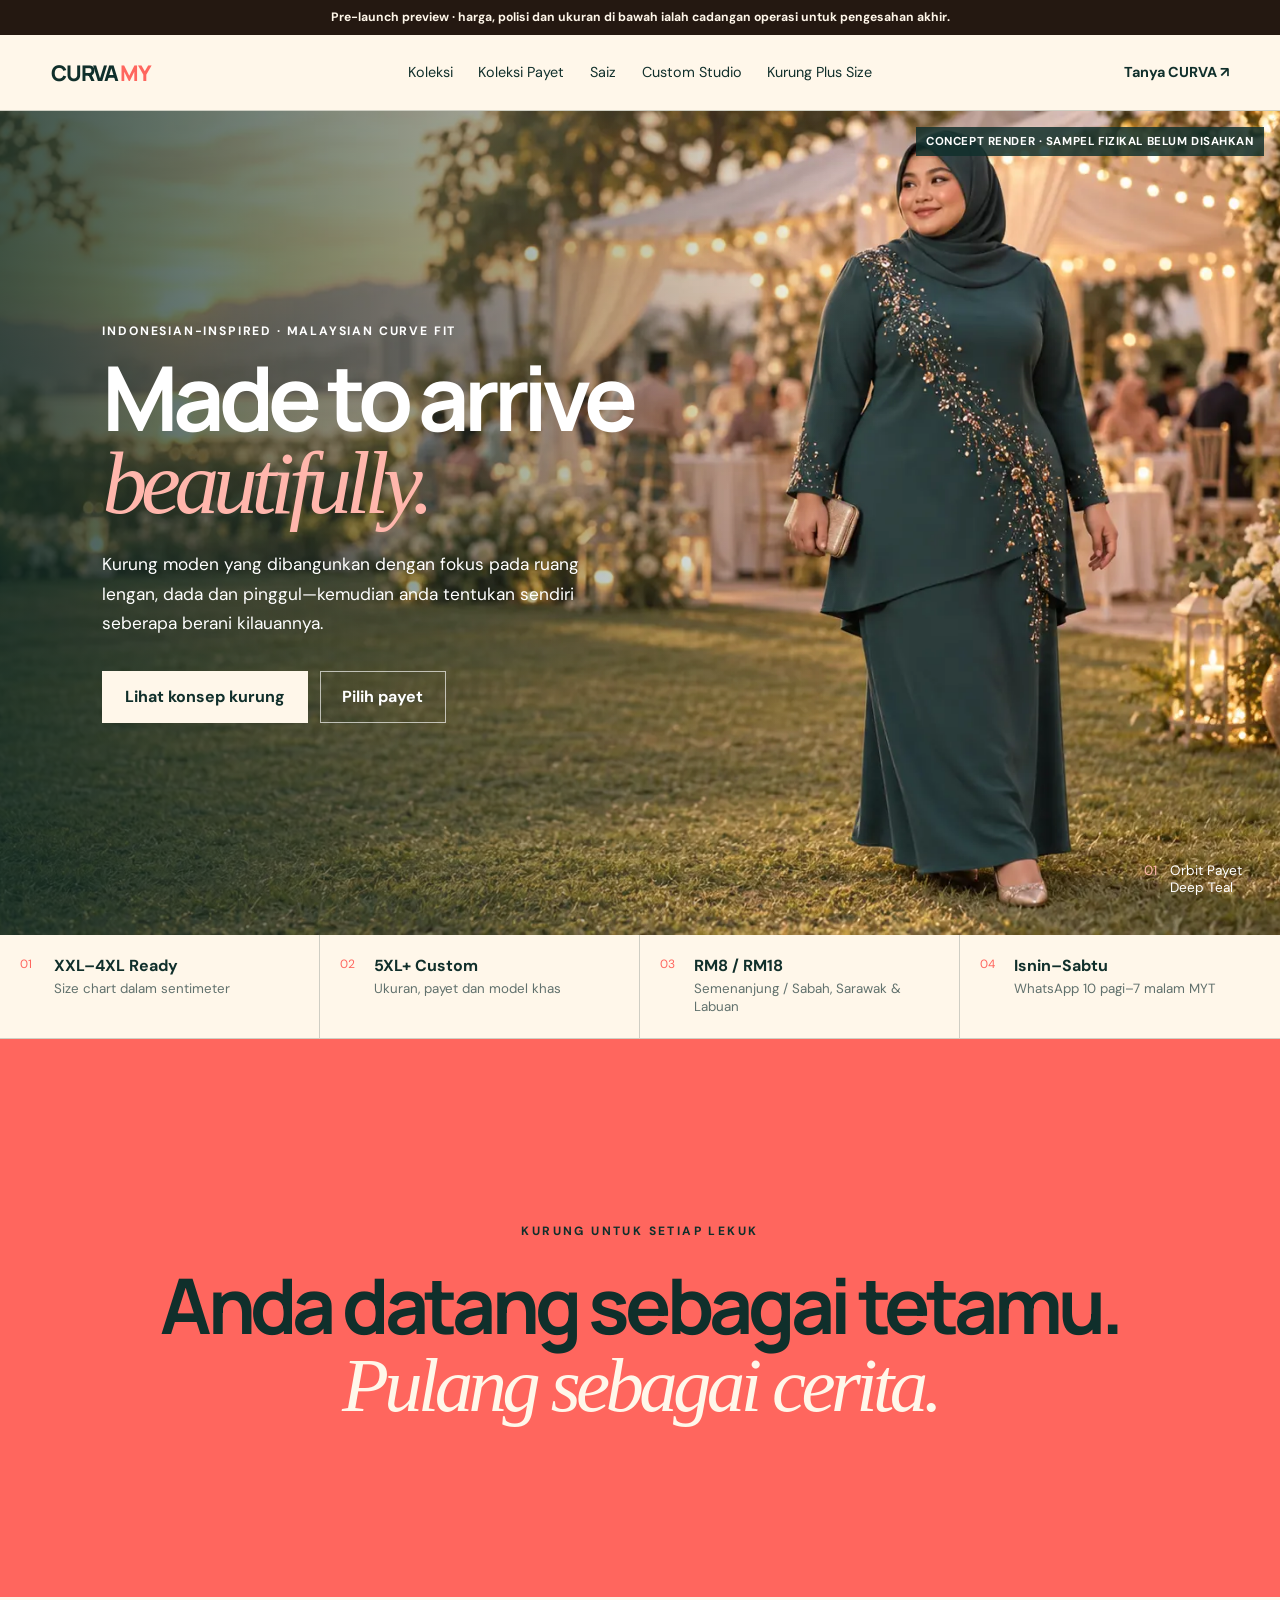
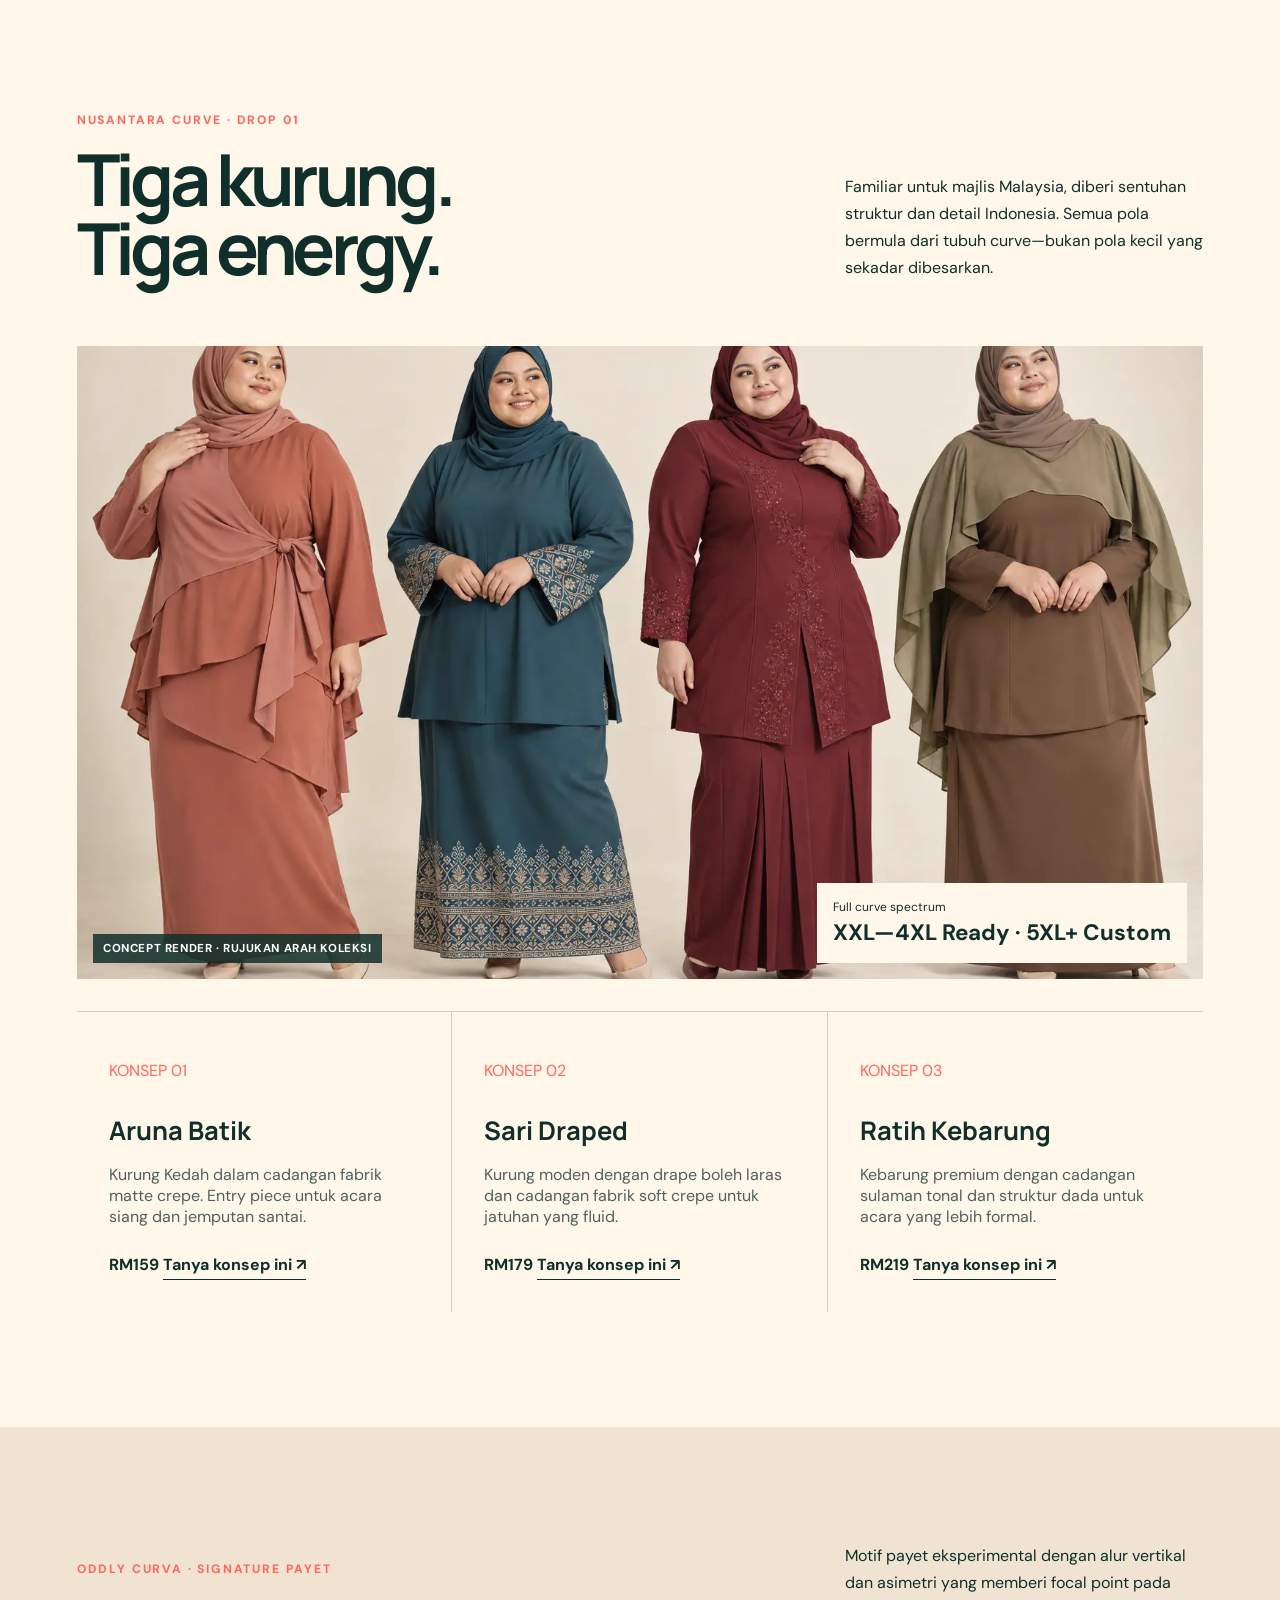
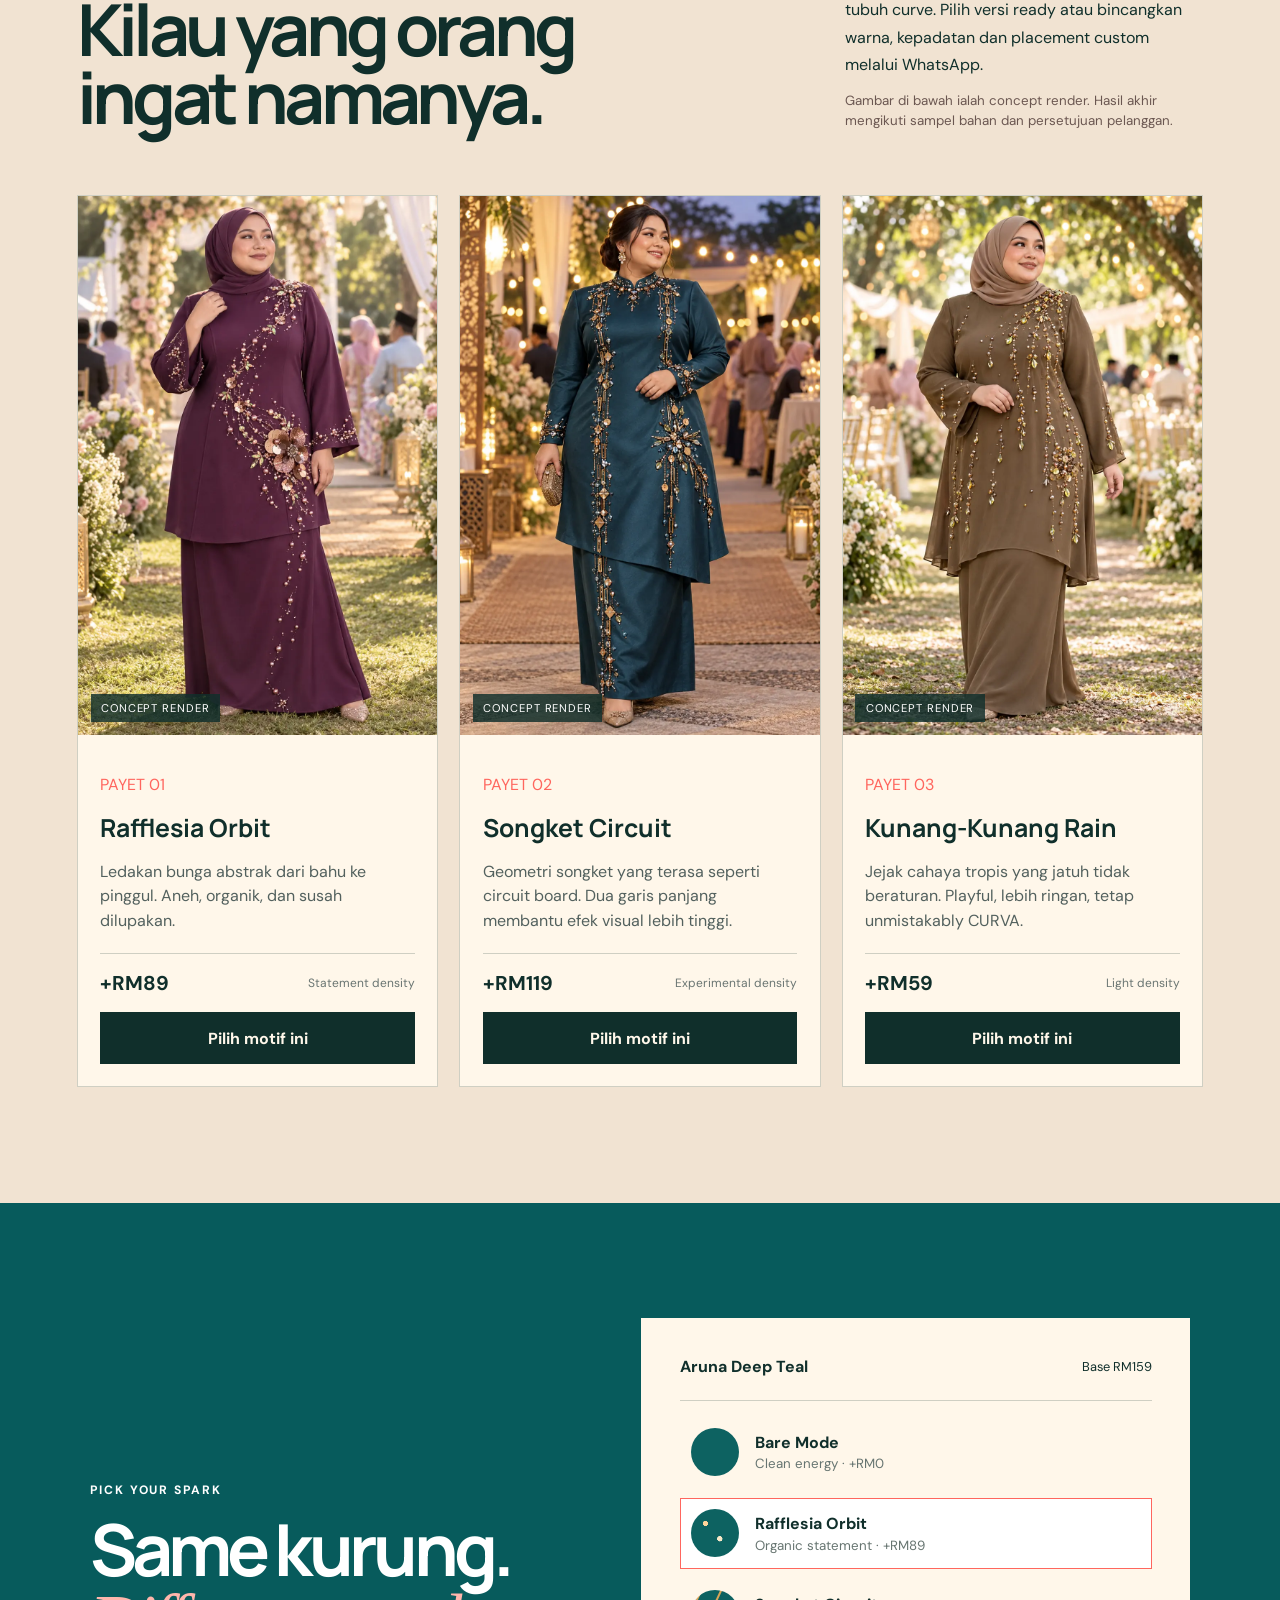
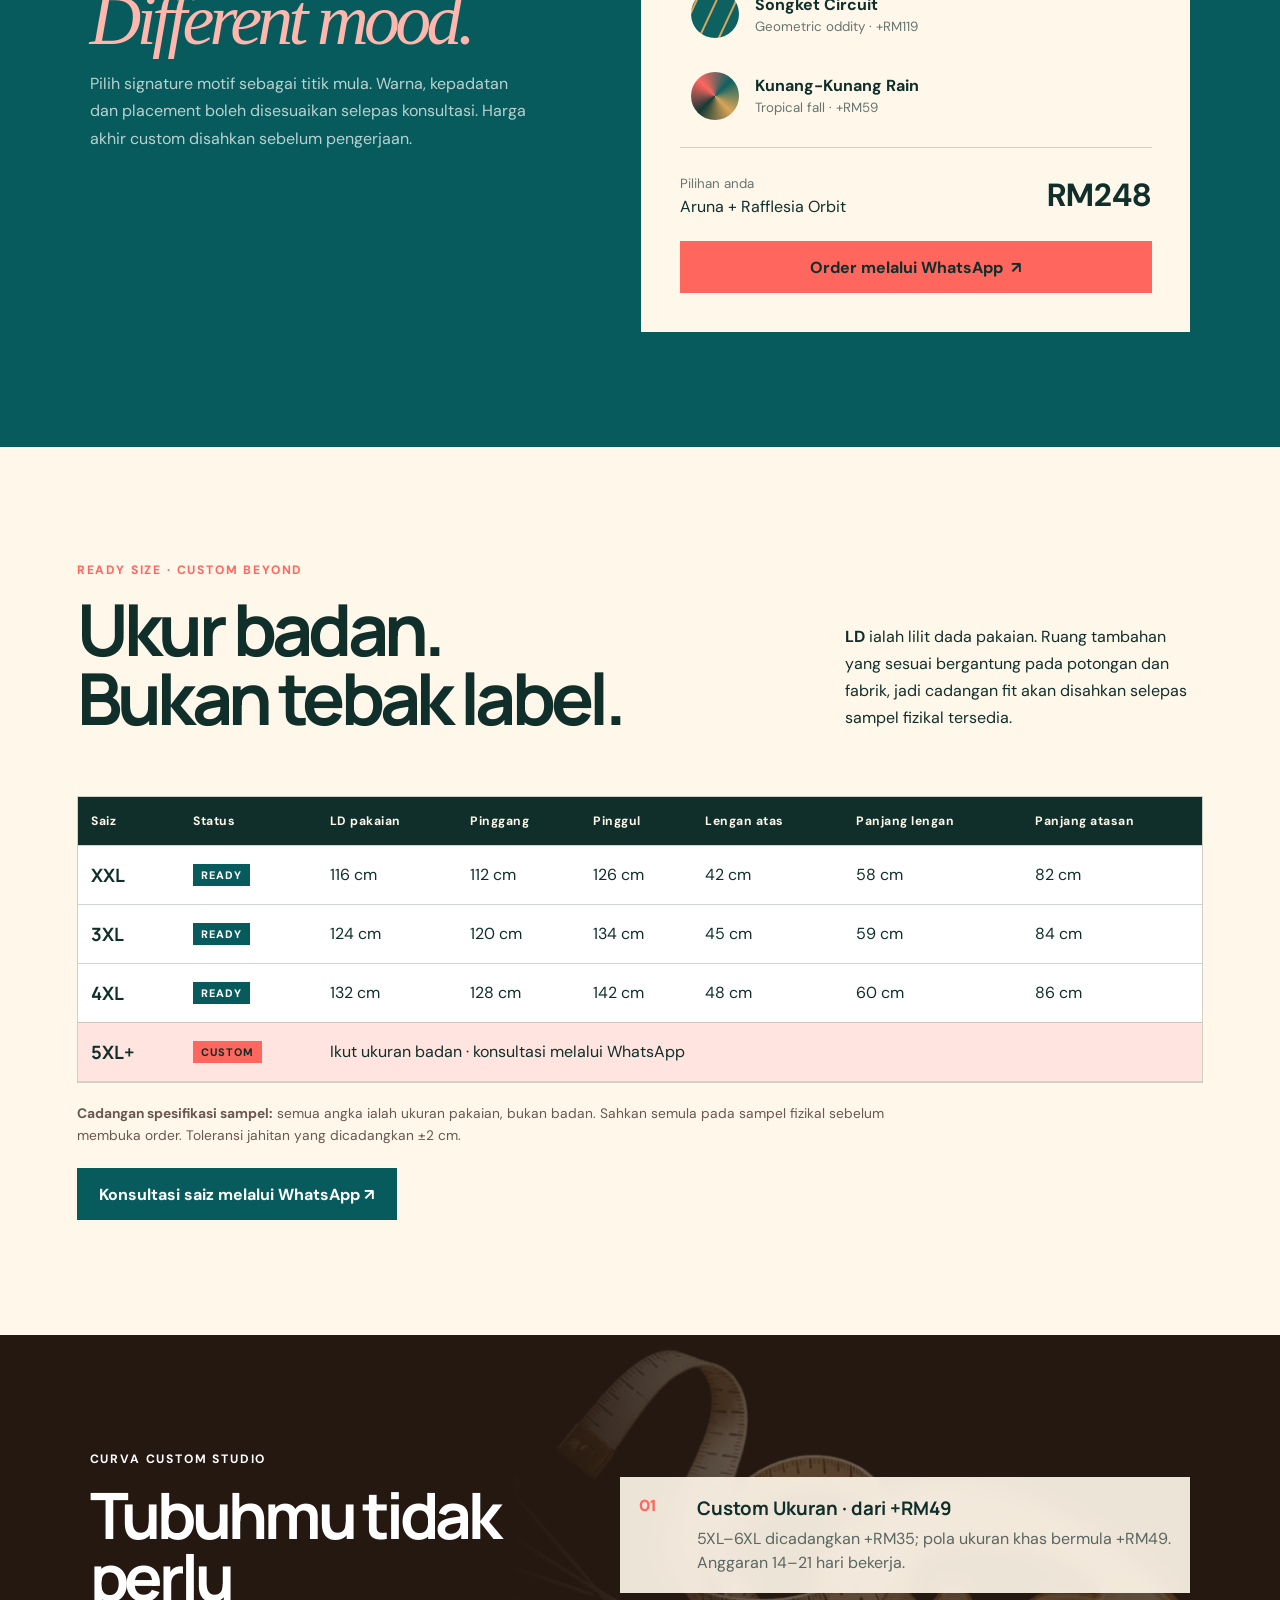
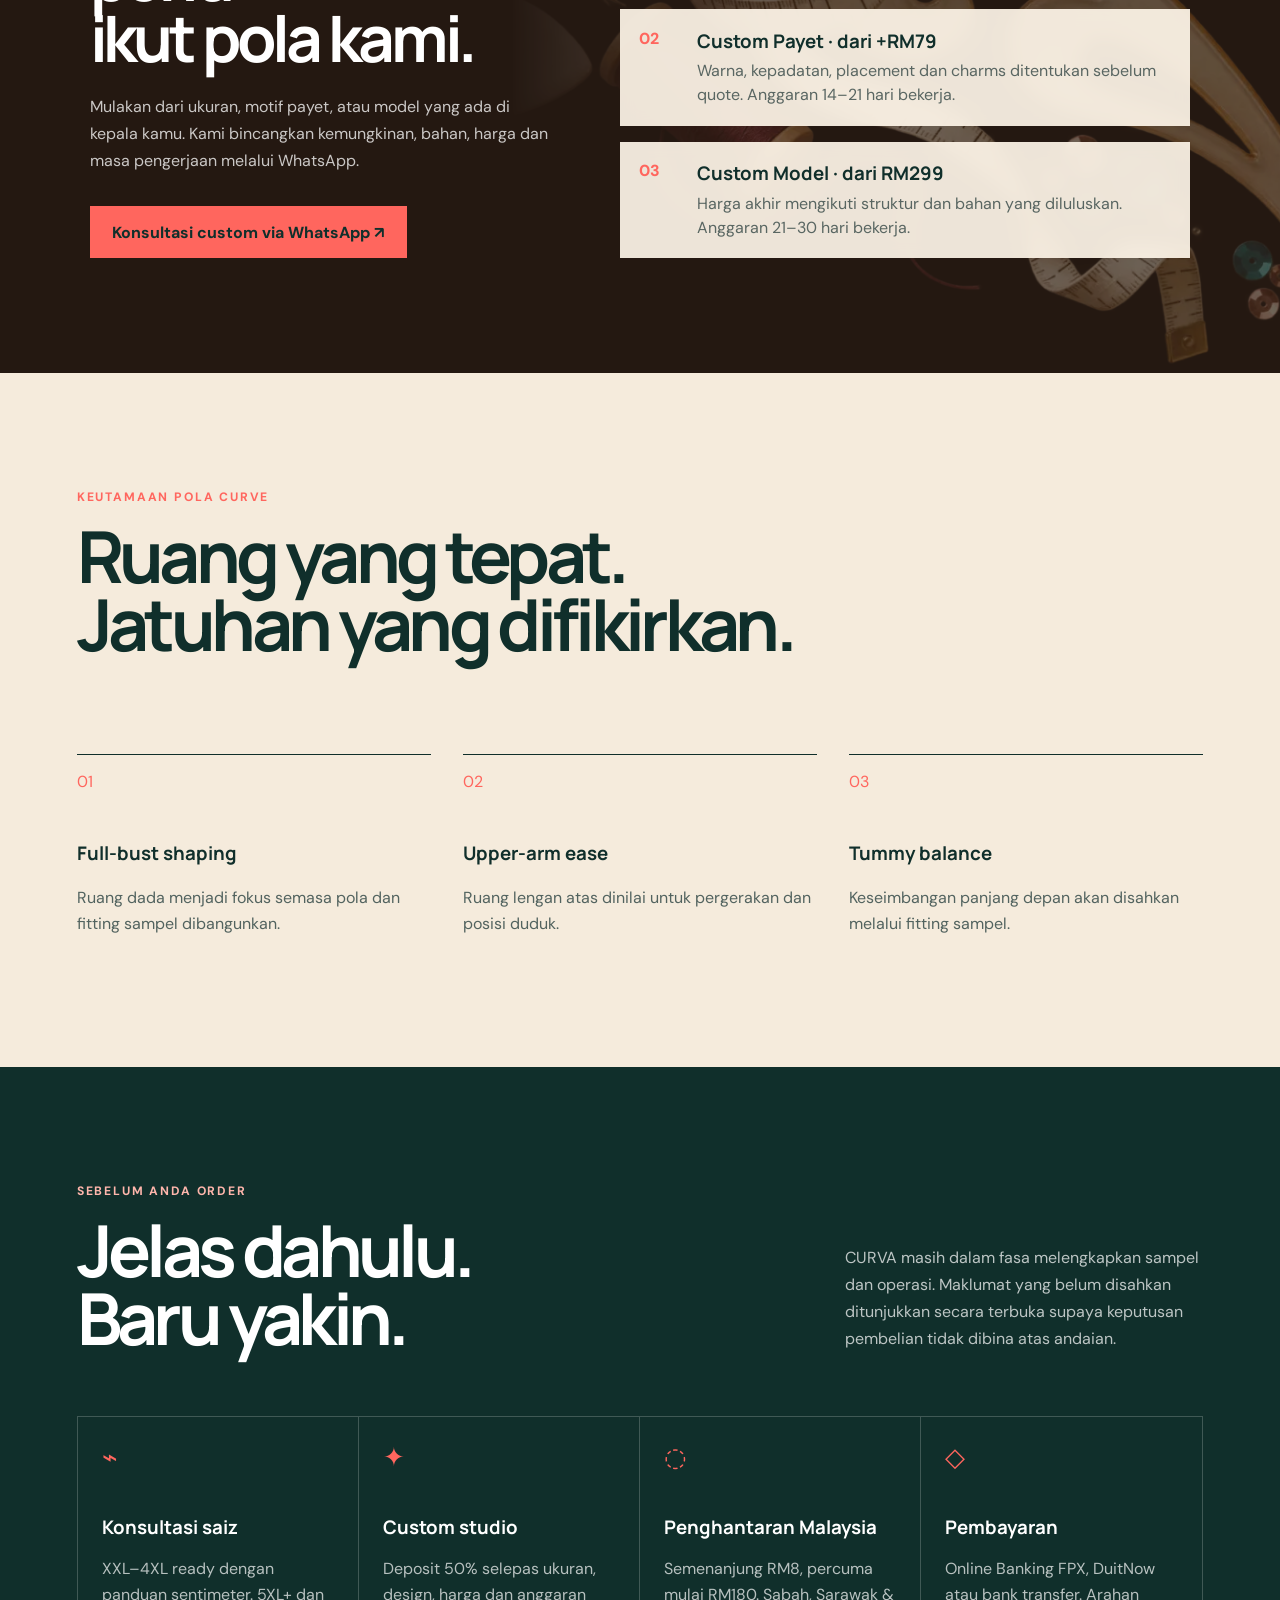
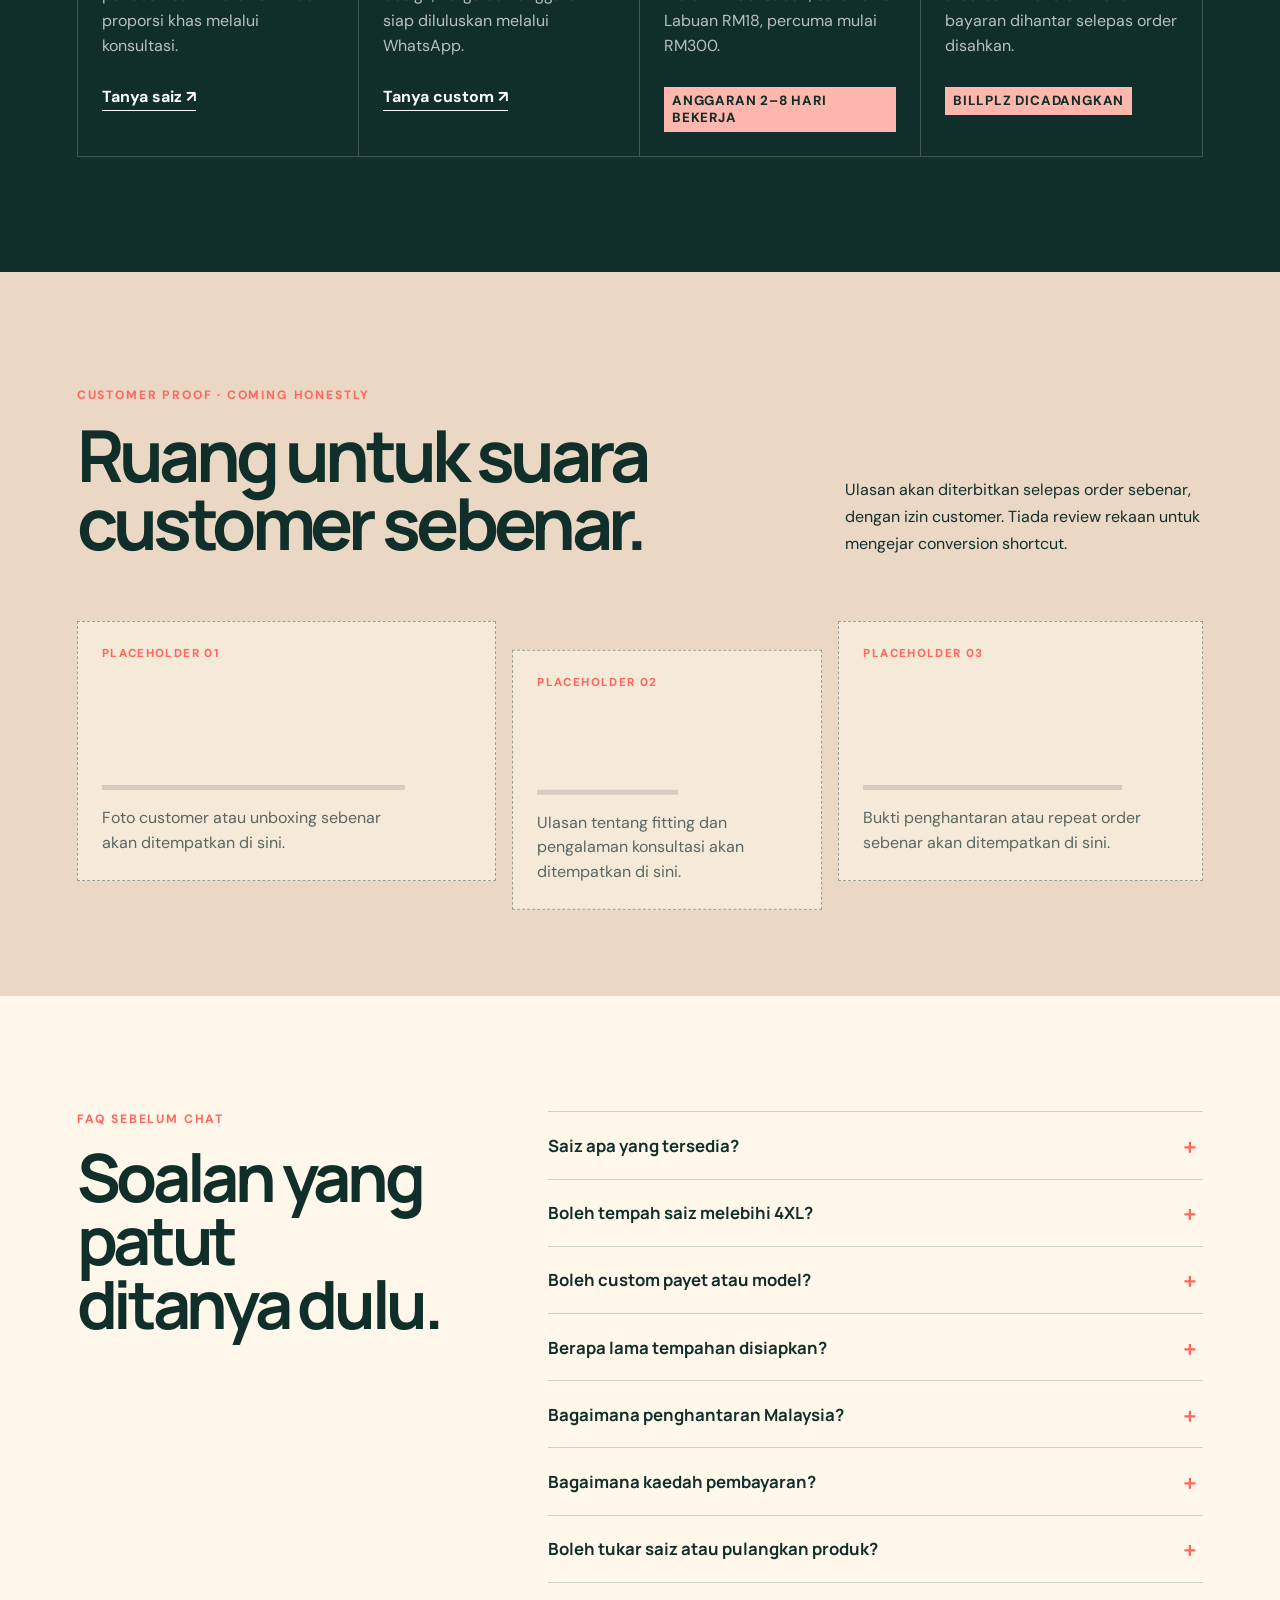
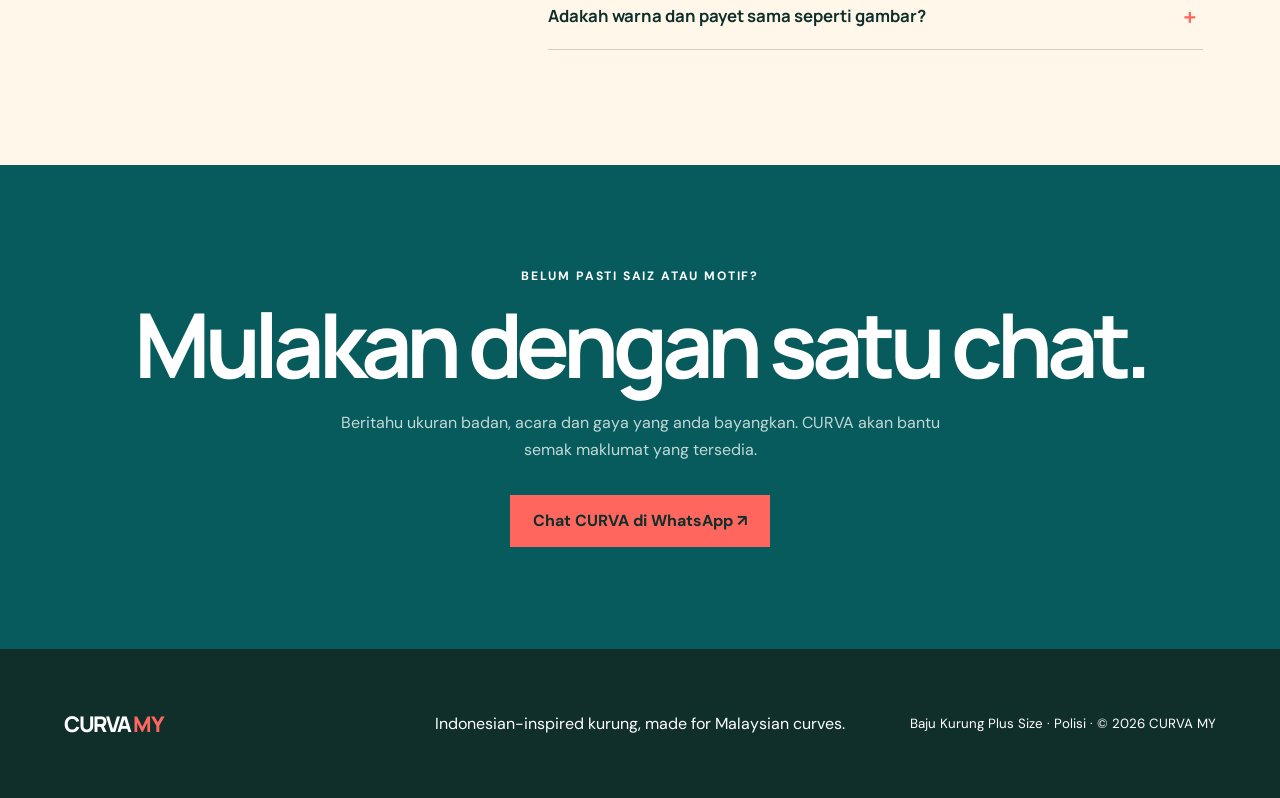
<file: index.html>
<!doctype html>
<html lang="ms">
  <head>
    <meta charset="UTF-8" />
    <meta name="viewport" content="width=device-width, initial-scale=1.0" />
    <meta
      name="description"
      content="CURVA MY — Indonesian-inspired baju kurung, direka khas untuk wanita berkurva Malaysia."
    />
    <title>CURVA MY — Kurung untuk setiap lekuk</title>
    <link rel="preconnect" href="https://fonts.googleapis.com" />
    <link rel="preconnect" href="https://fonts.gstatic.com" crossorigin />
    <link
      href="https://fonts.googleapis.com/css2?family=DM+Sans:wght@400;500;600;700&family=Manrope:wght@500;600;700;800&display=swap"
      rel="stylesheet"
    />
    <link rel="stylesheet" href="styles.css" />
  </head>
  <body data-page="homepage">
    <a class="skip-link" href="#main-content">Terus ke kandungan utama</a>
    <div class="launch-draft" role="note">Pre-launch preview · harga, polisi dan ukuran di bawah ialah cadangan operasi untuk pengesahan akhir.</div>
    <header class="site-header">
      <a class="wordmark" href="#top" aria-label="CURVA MY home">CURVA <span>MY</span></a>
      <nav aria-label="Main navigation">
        <a href="#collection">Koleksi</a>
        <a href="#payet-collection">Koleksi Payet</a>
        <a href="#size-guide">Saiz</a>
        <a href="#custom">Custom Studio</a>
        <a href="baju-kurung-plus-size/">Kurung Plus Size</a>
      </nav>
      <a class="bag-link wa-link" href="https://wa.me/6285860070439" data-wa-intent="Konsultasi umum dari header">Tanya CURVA <span aria-hidden="true">↗</span></a>
    </header>

    <main id="main-content">
      <span id="top"></span>
      <section class="hero" aria-labelledby="hero-title">
        <img
          class="hero-image"
          src="assets/curva-wedding-hero.webp"
          alt="Model wanita berkurva memakai baju kurung teal berhias payet di majlis perkahwinan luar"
        />
        <span class="hero-render-label">Concept render · sampel fizikal belum disahkan</span>
        <div class="hero-shade"></div>
        <div class="hero-copy">
          <p class="eyebrow">Indonesian-inspired · Malaysian curve fit</p>
          <h1 id="hero-title">Made to arrive <em>beautifully.</em></h1>
          <p class="hero-text">
            Kurung moden yang dibangunkan dengan fokus pada ruang lengan, dada dan pinggul—kemudian anda
            tentukan sendiri seberapa berani kilauannya.
          </p>
          <div class="hero-actions">
            <a class="button button-primary" href="#collection">Lihat konsep kurung</a>
            <a class="button button-ghost" href="#spark">Pilih payet</a>
          </div>
        </div>
        <div class="hero-note" aria-hidden="true">
          <span>01</span>
          <p>Orbit Payet<br />Deep Teal</p>
        </div>
      </section>

      <section class="trust-ribbon" aria-label="Maklumat pembelian ringkas">
        <div><span>01</span><strong>XXL–4XL Ready</strong><small>Size chart dalam sentimeter</small></div>
        <div><span>02</span><strong>5XL+ Custom</strong><small>Ukuran, payet dan model khas</small></div>
        <div><span>03</span><strong>RM8 / RM18</strong><small>Semenanjung / Sabah, Sarawak & Labuan</small></div>
        <div><span>04</span><strong>Isnin–Sabtu</strong><small>WhatsApp 10 pagi–7 malam MYT</small></div>
      </section>

      <section class="manifesto" aria-label="Brand statement">
        <p>KURUNG UNTUK SETIAP LEKUK</p>
        <h2>Anda datang sebagai tetamu.<br /><span>Pulang sebagai cerita.</span></h2>
      </section>

      <section class="collection section" id="collection" aria-labelledby="collection-title">
        <div class="section-heading">
          <div>
            <p class="eyebrow dark">Nusantara Curve · Drop 01</p>
            <h2 id="collection-title">Tiga kurung.<br />Tiga energy.</h2>
          </div>
          <p>
            Familiar untuk majlis Malaysia, diberi sentuhan struktur dan detail Indonesia. Semua pola bermula
            dari tubuh curve—bukan pola kecil yang sekadar dibesarkan.
          </p>
        </div>

        <div class="product-stage">
          <img
            src="assets/nusantara-curve-lineup.webp"
            alt="Concept render empat model berkurva memperagakan koleksi baju kurung Nusantara Curve"
          />
          <span class="stage-render-label">Concept render · rujukan arah koleksi</span>
          <div class="product-caption">
            <p>Full curve spectrum</p>
            <strong>XXL—4XL Ready · 5XL+ Custom</strong>
          </div>
        </div>

        <div class="product-grid">
          <article>
            <p class="product-number">KONSEP 01</p>
            <h3>Aruna Batik</h3>
            <p>Kurung Kedah dalam cadangan fabrik matte crepe. Entry piece untuk acara siang dan jemputan santai.</p>
            <strong>RM159</strong>
            <a class="text-link wa-link" href="https://wa.me/6285860070439" data-wa-intent="Tanya konsep Aruna Batik">Tanya konsep ini ↗</a>
          </article>
          <article>
            <p class="product-number">KONSEP 02</p>
            <h3>Sari Draped</h3>
            <p>Kurung moden dengan drape boleh laras dan cadangan fabrik soft crepe untuk jatuhan yang fluid.</p>
            <strong>RM179</strong>
            <a class="text-link wa-link" href="https://wa.me/6285860070439" data-wa-intent="Tanya konsep Sari Draped">Tanya konsep ini ↗</a>
          </article>
          <article>
            <p class="product-number">KONSEP 03</p>
            <h3>Ratih Kebarung</h3>
            <p>Kebarung premium dengan cadangan sulaman tonal dan struktur dada untuk acara yang lebih formal.</p>
            <strong>RM219</strong>
            <a class="text-link wa-link" href="https://wa.me/6285860070439" data-wa-intent="Tanya konsep Ratih Kebarung">Tanya konsep ini ↗</a>
          </article>
        </div>
      </section>

      <section class="payet-collection section" id="payet-collection" aria-labelledby="payet-title">
        <div class="section-heading payet-heading">
          <div>
            <p class="eyebrow dark">Oddly CURVA · Signature Payet</p>
            <h2 id="payet-title">Kilau yang orang<br />ingat namanya.</h2>
          </div>
          <div>
            <p>
              Motif payet eksperimental dengan alur vertikal dan asimetri yang memberi focal point pada tubuh
              curve. Pilih versi ready atau bincangkan warna, kepadatan dan placement custom melalui WhatsApp.
            </p>
            <small class="concept-note">Gambar di bawah ialah concept render. Hasil akhir mengikuti sampel bahan dan persetujuan pelanggan.</small>
          </div>
        </div>

        <div class="payet-grid">
          <article class="payet-card">
            <div class="payet-image-wrap">
              <img src="assets/payet-rafflesia-orbit.webp" alt="Konsep baju kurung plus size ungu dengan payet Rafflesia Orbit asimetris" loading="lazy" />
              <span class="render-label">Concept render</span>
            </div>
            <div class="payet-card-copy">
              <p class="product-number">PAYET 01</p>
              <h3>Rafflesia Orbit</h3>
              <p>Ledakan bunga abstrak dari bahu ke pinggul. Aneh, organik, dan susah dilupakan.</p>
              <div class="payet-meta"><strong>+RM89</strong><span>Statement density</span></div>
              <button class="button product-pick" type="button" data-pick="Rafflesia Orbit" data-price="89">Pilih motif ini</button>
            </div>
          </article>

          <article class="payet-card">
            <div class="payet-image-wrap">
              <img src="assets/payet-songket-circuit.webp" alt="Konsep baju kurung plus size teal dengan payet geometrik Songket Circuit" loading="lazy" />
              <span class="render-label">Concept render</span>
            </div>
            <div class="payet-card-copy">
              <p class="product-number">PAYET 02</p>
              <h3>Songket Circuit</h3>
              <p>Geometri songket yang terasa seperti circuit board. Dua garis panjang membantu efek visual lebih tinggi.</p>
              <div class="payet-meta"><strong>+RM119</strong><span>Experimental density</span></div>
              <button class="button product-pick" type="button" data-pick="Songket Circuit" data-price="119">Pilih motif ini</button>
            </div>
          </article>

          <article class="payet-card">
            <div class="payet-image-wrap">
              <img src="assets/payet-kunang-rain.webp" alt="Konsep baju kurung plus size coklat dengan payet Kunang-Kunang Rain vertikal" loading="lazy" />
              <span class="render-label">Concept render</span>
            </div>
            <div class="payet-card-copy">
              <p class="product-number">PAYET 03</p>
              <h3>Kunang-Kunang Rain</h3>
              <p>Jejak cahaya tropis yang jatuh tidak beraturan. Playful, lebih ringan, tetap unmistakably CURVA.</p>
              <div class="payet-meta"><strong>+RM59</strong><span>Light density</span></div>
              <button class="button product-pick" type="button" data-pick="Kunang-Kunang Rain" data-price="59">Pilih motif ini</button>
            </div>
          </article>
        </div>
      </section>

      <section class="spark-section" id="spark" aria-labelledby="spark-title">
        <div class="spark-intro">
          <p class="eyebrow">Pick your spark</p>
          <h2 id="spark-title">Same kurung.<br /><em>Different mood.</em></h2>
          <p>
            Pilih signature motif sebagai titik mula. Warna, kepadatan dan placement boleh disesuaikan selepas
            konsultasi. Harga akhir custom disahkan sebelum pengerjaan.
          </p>
        </div>

        <div class="spark-builder">
          <div class="builder-topline">
            <p>Aruna Deep Teal</p>
            <span>Base RM159</span>
          </div>
          <div class="spark-options" role="radiogroup" aria-label="Pilih variasi payet">
            <button class="spark-option" type="button" role="radio" aria-checked="false" data-name="Bare Mode" data-price="0">
              <span class="spark-swatch bare"></span>
              <span><strong>Bare Mode</strong><small>Clean energy · +RM0</small></span>
            </button>
            <button class="spark-option selected" type="button" role="radio" aria-checked="true" data-name="Rafflesia Orbit" data-price="89">
              <span class="spark-swatch orbit"></span>
              <span><strong>Rafflesia Orbit</strong><small>Organic statement · +RM89</small></span>
            </button>
            <button class="spark-option" type="button" role="radio" aria-checked="false" data-name="Songket Circuit" data-price="119">
              <span class="spark-swatch meteor"></span>
              <span><strong>Songket Circuit</strong><small>Geometric oddity · +RM119</small></span>
            </button>
            <button class="spark-option" type="button" role="radio" aria-checked="false" data-name="Kunang-Kunang Rain" data-price="59">
              <span class="spark-swatch glitch"></span>
              <span><strong>Kunang-Kunang Rain</strong><small>Tropical fall · +RM59</small></span>
            </button>
          </div>
          <div class="builder-total" aria-live="polite">
            <div>
              <small>Pilihan anda</small>
              <p>Aruna + <span id="selected-spark">Rafflesia Orbit</span></p>
            </div>
            <strong id="total-price">RM248</strong>
          </div>
          <a class="button button-coral" id="whatsapp-order" href="https://wa.me/6285860070439" target="_blank" rel="noreferrer">
            Order melalui WhatsApp <span aria-hidden="true">↗</span>
          </a>
        </div>
      </section>

      <section class="size-section section" id="size-guide" aria-labelledby="size-title">
        <div class="section-heading">
          <div>
            <p class="eyebrow dark">Ready size · Custom beyond</p>
            <h2 id="size-title">Ukur badan.<br />Bukan tebak label.</h2>
          </div>
          <p>
            <strong>LD</strong> ialah lilit dada pakaian. Ruang tambahan yang sesuai bergantung pada potongan dan
            fabrik, jadi cadangan fit akan disahkan selepas sampel fizikal tersedia.
          </p>
        </div>

        <div class="size-table-wrap">
          <table>
            <thead>
              <tr><th>Saiz</th><th>Status</th><th>LD pakaian</th><th>Pinggang</th><th>Pinggul</th><th>Lengan atas</th><th>Panjang lengan</th><th>Panjang atasan</th></tr>
            </thead>
            <tbody>
              <tr><th>XXL</th><td><span class="status-ready">Ready</span></td><td>116 cm</td><td>112 cm</td><td>126 cm</td><td>42 cm</td><td>58 cm</td><td>82 cm</td></tr>
              <tr><th>3XL</th><td><span class="status-ready">Ready</span></td><td>124 cm</td><td>120 cm</td><td>134 cm</td><td>45 cm</td><td>59 cm</td><td>84 cm</td></tr>
              <tr><th>4XL</th><td><span class="status-ready">Ready</span></td><td>132 cm</td><td>128 cm</td><td>142 cm</td><td>48 cm</td><td>60 cm</td><td>86 cm</td></tr>
              <tr class="custom-row"><th>5XL+</th><td><span class="status-custom">Custom</span></td><td colspan="6">Ikut ukuran badan · konsultasi melalui WhatsApp</td></tr>
            </tbody>
          </table>
        </div>
        <p class="measurement-note"><strong>Cadangan spesifikasi sampel:</strong> semua angka ialah ukuran pakaian, bukan badan. Sahkan semula pada sampel fizikal sebelum membuka order. Toleransi jahitan yang dicadangkan ±2 cm.</p>
        <a class="button inline-wa wa-link" href="https://wa.me/6285860070439" data-wa-intent="Konsultasi saiz">Konsultasi saiz melalui WhatsApp ↗</a>
      </section>

      <section class="custom-section" id="custom" aria-labelledby="custom-title">
        <img class="atelier-tools" src="assets/atelier-tools.webp" alt="Tali ukur, pembaris pola, benang dan payet di meja atelier" loading="lazy" />
        <div class="custom-copy">
          <p class="eyebrow">CURVA Custom Studio</p>
          <h2 id="custom-title">Tubuhmu tidak perlu<br />ikut pola kami.</h2>
          <p>Mulakan dari ukuran, motif payet, atau model yang ada di kepala kamu. Kami bincangkan kemungkinan, bahan, harga dan masa pengerjaan melalui WhatsApp.</p>
          <a class="button button-coral wa-custom wa-link" href="https://wa.me/6285860070439" data-wa-intent="Konsultasi custom ukuran, payet atau model" target="_blank" rel="noreferrer">Konsultasi custom via WhatsApp ↗</a>
        </div>
        <div class="custom-options">
          <article><span>01</span><h3>Custom Ukuran · dari +RM49</h3><p>5XL–6XL dicadangkan +RM35; pola ukuran khas bermula +RM49. Anggaran 14–21 hari bekerja.</p></article>
          <article><span>02</span><h3>Custom Payet · dari +RM79</h3><p>Warna, kepadatan, placement dan charms ditentukan sebelum quote. Anggaran 14–21 hari bekerja.</p></article>
          <article><span>03</span><h3>Custom Model · dari RM299</h3><p>Harga akhir mengikuti struktur dan bahan yang diluluskan. Anggaran 21–30 hari bekerja.</p></article>
        </div>
      </section>

      <section class="fit-section section" id="fit" aria-labelledby="fit-title">
        <div class="fit-copy">
          <p class="eyebrow dark">Keutamaan pola curve</p>
          <h2 id="fit-title">Ruang yang tepat.<br />Jatuhan yang difikirkan.</h2>
        </div>
        <div class="fit-points">
          <article><span>01</span><h3>Full-bust shaping</h3><p>Ruang dada menjadi fokus semasa pola dan fitting sampel dibangunkan.</p></article>
          <article><span>02</span><h3>Upper-arm ease</h3><p>Ruang lengan atas dinilai untuk pergerakan dan posisi duduk.</p></article>
          <article><span>03</span><h3>Tummy balance</h3><p>Keseimbangan panjang depan akan disahkan melalui fitting sampel.</p></article>
        </div>
      </section>

      <section class="trust-section section" id="trust" aria-labelledby="trust-title">
        <div class="section-heading">
          <div>
            <p class="eyebrow dark">Sebelum anda order</p>
            <h2 id="trust-title">Jelas dahulu.<br />Baru yakin.</h2>
          </div>
          <p>CURVA masih dalam fasa melengkapkan sampel dan operasi. Maklumat yang belum disahkan ditunjukkan secara terbuka supaya keputusan pembelian tidak dibina atas andaian.</p>
        </div>
        <div class="trust-grid">
          <article><span aria-hidden="true">⌁</span><h3>Konsultasi saiz</h3><p>XXL–4XL ready dengan panduan sentimeter. 5XL+ dan proporsi khas melalui konsultasi.</p><a class="text-link wa-link" href="https://wa.me/6285860070439" data-wa-intent="Konsultasi saiz">Tanya saiz ↗</a></article>
          <article><span aria-hidden="true">✦</span><h3>Custom studio</h3><p>Deposit 50% selepas ukuran, design, harga dan anggaran siap diluluskan melalui WhatsApp.</p><a class="text-link wa-link" href="https://wa.me/6285860070439" data-wa-intent="Konsultasi custom">Tanya custom ↗</a></article>
          <article><span aria-hidden="true">◌</span><h3>Penghantaran Malaysia</h3><p>Semenanjung RM8, percuma mulai RM180. Sabah, Sarawak & Labuan RM18, percuma mulai RM300.</p><small>Anggaran 2–8 hari bekerja</small></article>
          <article><span aria-hidden="true">◇</span><h3>Pembayaran</h3><p>Online Banking FPX, DuitNow atau bank transfer. Arahan bayaran dihantar selepas order disahkan.</p><small>Billplz dicadangkan</small></article>
        </div>
      </section>

      <section class="proof-section section" id="reviews" aria-labelledby="reviews-title">
        <div class="section-heading">
          <div>
            <p class="eyebrow dark">Customer proof · coming honestly</p>
            <h2 id="reviews-title">Ruang untuk suara<br />customer sebenar.</h2>
          </div>
          <p>Ulasan akan diterbitkan selepas order sebenar, dengan izin customer. Tiada review rekaan untuk mengejar conversion shortcut.</p>
        </div>
        <div class="proof-grid" aria-label="Placeholder bukti pelanggan">
          <article><span>PLACEHOLDER 01</span><div class="proof-line"></div><p>Foto customer atau unboxing sebenar akan ditempatkan di sini.</p></article>
          <article><span>PLACEHOLDER 02</span><div class="proof-line short"></div><p>Ulasan tentang fitting dan pengalaman konsultasi akan ditempatkan di sini.</p></article>
          <article><span>PLACEHOLDER 03</span><div class="proof-line"></div><p>Bukti penghantaran atau repeat order sebenar akan ditempatkan di sini.</p></article>
        </div>
      </section>

      <section class="faq-section section" id="faq" aria-labelledby="faq-title">
        <div class="faq-heading">
          <p class="eyebrow dark">FAQ sebelum chat</p>
          <h2 id="faq-title">Soalan yang patut<br />ditanya dulu.</h2>
        </div>
        <div class="faq-list">
          <details><summary>Saiz apa yang tersedia?</summary><p>XXL, 3XL dan 4XL tersedia sebagai ready size. 5XL–6XL dicadangkan dengan tambahan RM35; ukuran khas bermula +RM49. Gunakan ukuran pakaian pada size chart sebagai rujukan.</p></details>
          <details><summary>Boleh tempah saiz melebihi 4XL?</summary><p>Boleh dibincangkan melalui WhatsApp sebagai tempahan custom berdasarkan ukuran badan.</p></details>
          <details><summary>Boleh custom payet atau model?</summary><p>Boleh. Custom payet bermula +RM79 dan custom model bermula RM299. Harga akhir mengikuti bahan, density dan struktur yang dipersetujui.</p></details>
          <details><summary>Berapa lama tempahan disiapkan?</summary><p>Ready item diproses dalam 1–2 hari bekerja. Custom ukuran atau payet dianggarkan 14–21 hari bekerja; custom model 21–30 hari bekerja selepas deposit dan spesifikasi disahkan.</p></details>
          <details><summary>Bagaimana penghantaran Malaysia?</summary><p>Semenanjung Malaysia RM8 dengan anggaran 2–4 hari bekerja selepas dipos; percuma mulai RM180. Sabah, Sarawak dan Labuan RM18 dengan anggaran 4–8 hari bekerja; percuma mulai RM300.</p></details>
          <details><summary>Bagaimana kaedah pembayaran?</summary><p>Online Banking FPX, DuitNow dan bank transfer dicadangkan. Ready order dibayar penuh; custom menggunakan deposit 50% dan baki sebelum penghantaran.</p></details>
          <details><summary>Boleh tukar saiz atau pulangkan produk?</summary><p>Ready item boleh ditukar saiz dalam 7 hari kalendar jika belum dipakai, belum dicuci dan tag masih terpasang. Kos kiriman tukar saiz ditanggung customer. Custom tidak boleh ditukar kerana perubahan fikiran atau ukuran yang customer berikan. Produk cacat atau salah perlu dilaporkan dalam 48 jam.</p></details>
          <details><summary>Adakah warna dan payet sama seperti gambar?</summary><p>Semua imej semasa ditandai sebagai concept render. Foto sampel sebenar wajib menggantikan render sebelum Sales Ads. Perbezaan kecil warna pada skrin boleh berlaku.</p></details>
        </div>
      </section>

      <section class="final-cta" aria-labelledby="final-cta-title">
        <p class="eyebrow">Belum pasti saiz atau motif?</p>
        <h2 id="final-cta-title">Mulakan dengan satu chat.</h2>
        <p>Beritahu ukuran badan, acara dan gaya yang anda bayangkan. CURVA akan bantu semak maklumat yang tersedia.</p>
        <a class="button button-coral wa-link" href="https://wa.me/6285860070439" data-wa-intent="Konsultasi sebelum order dari CTA akhir">Chat CURVA di WhatsApp ↗</a>
      </section>
    </main>

    <footer>
      <a class="wordmark footer-mark" href="#top">CURVA <span>MY</span></a>
      <p>Indonesian-inspired kurung, made for Malaysian curves.</p>
      <small><a href="baju-kurung-plus-size/">Baju Kurung Plus Size</a> · <a href="policies/">Polisi</a> · © <span id="year"></span> CURVA MY</small>
    </footer>

    <a class="mobile-wa wa-link" href="https://wa.me/6285860070439" data-wa-intent="Sticky mobile WhatsApp" aria-label="Chat CURVA melalui WhatsApp">Chat WhatsApp <span aria-hidden="true">↗</span></a>

    <script src="script.js"></script>
  </body>
</html>
</file>
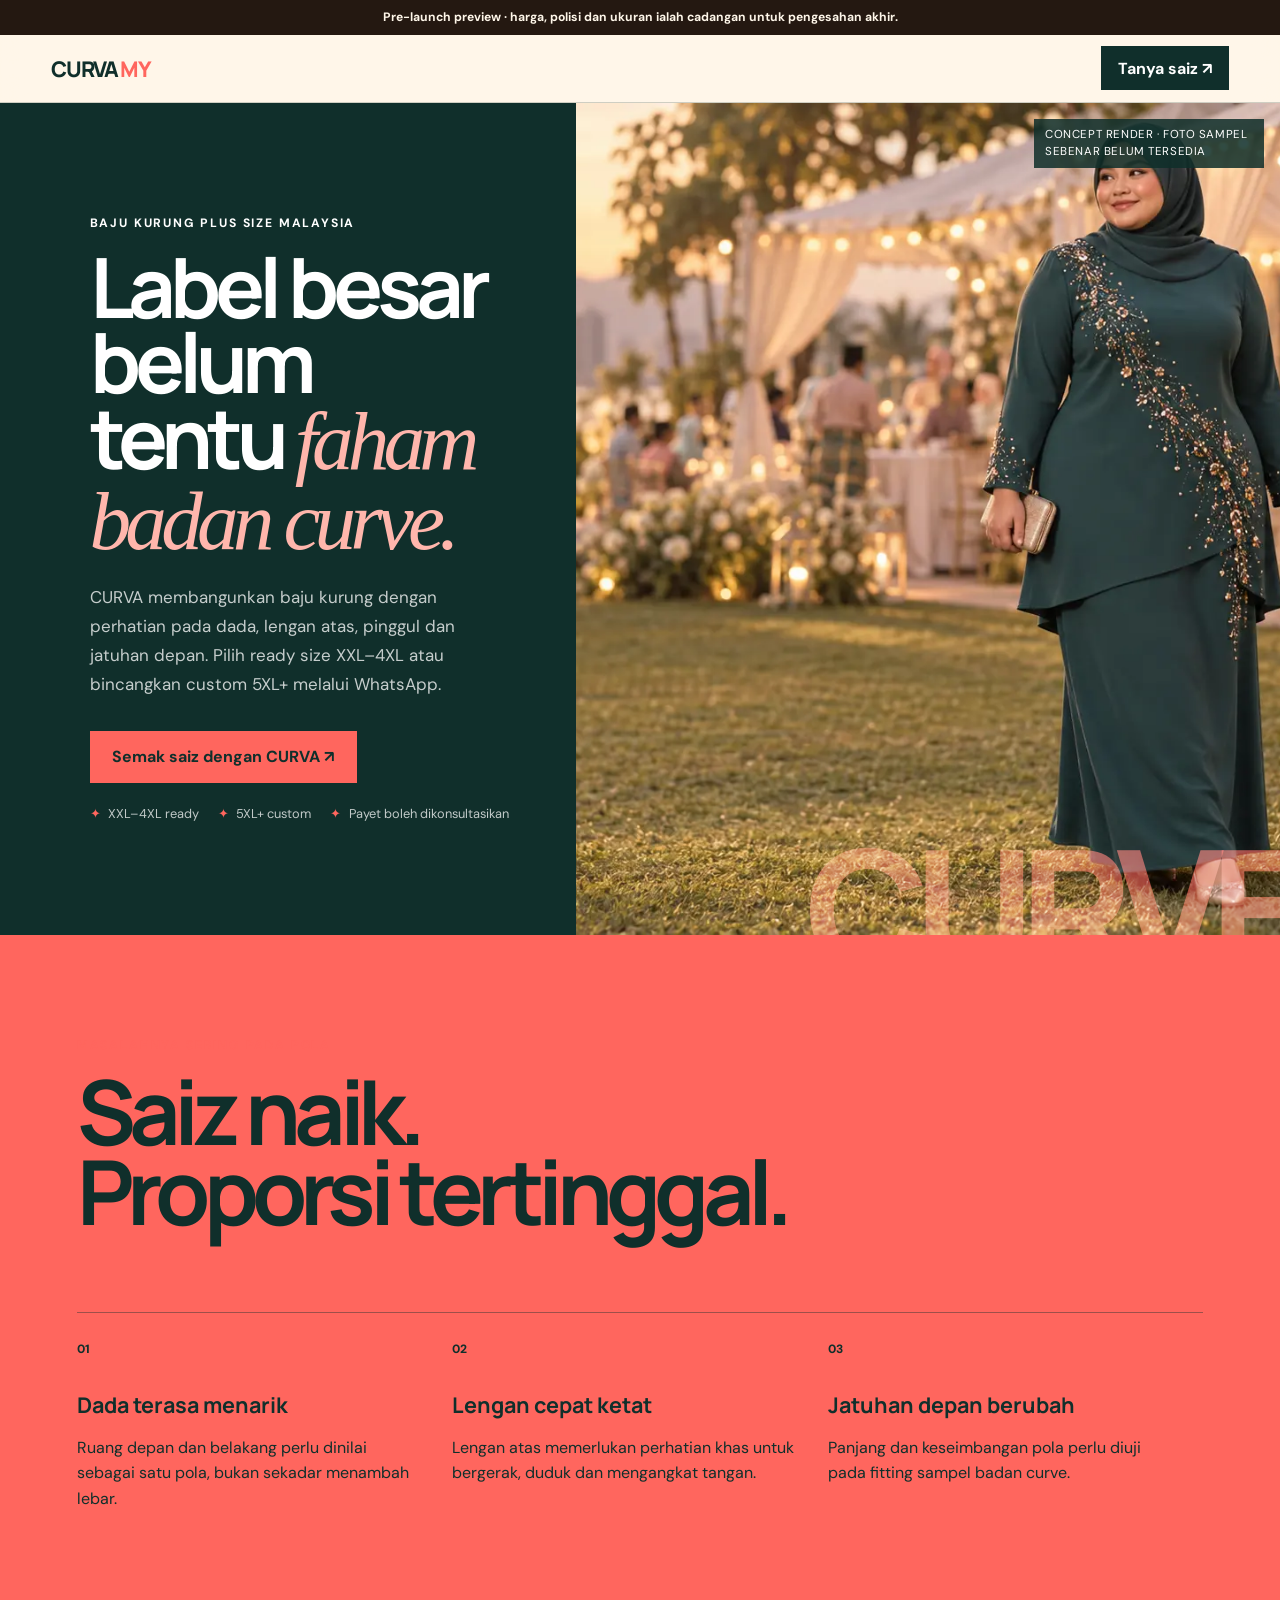
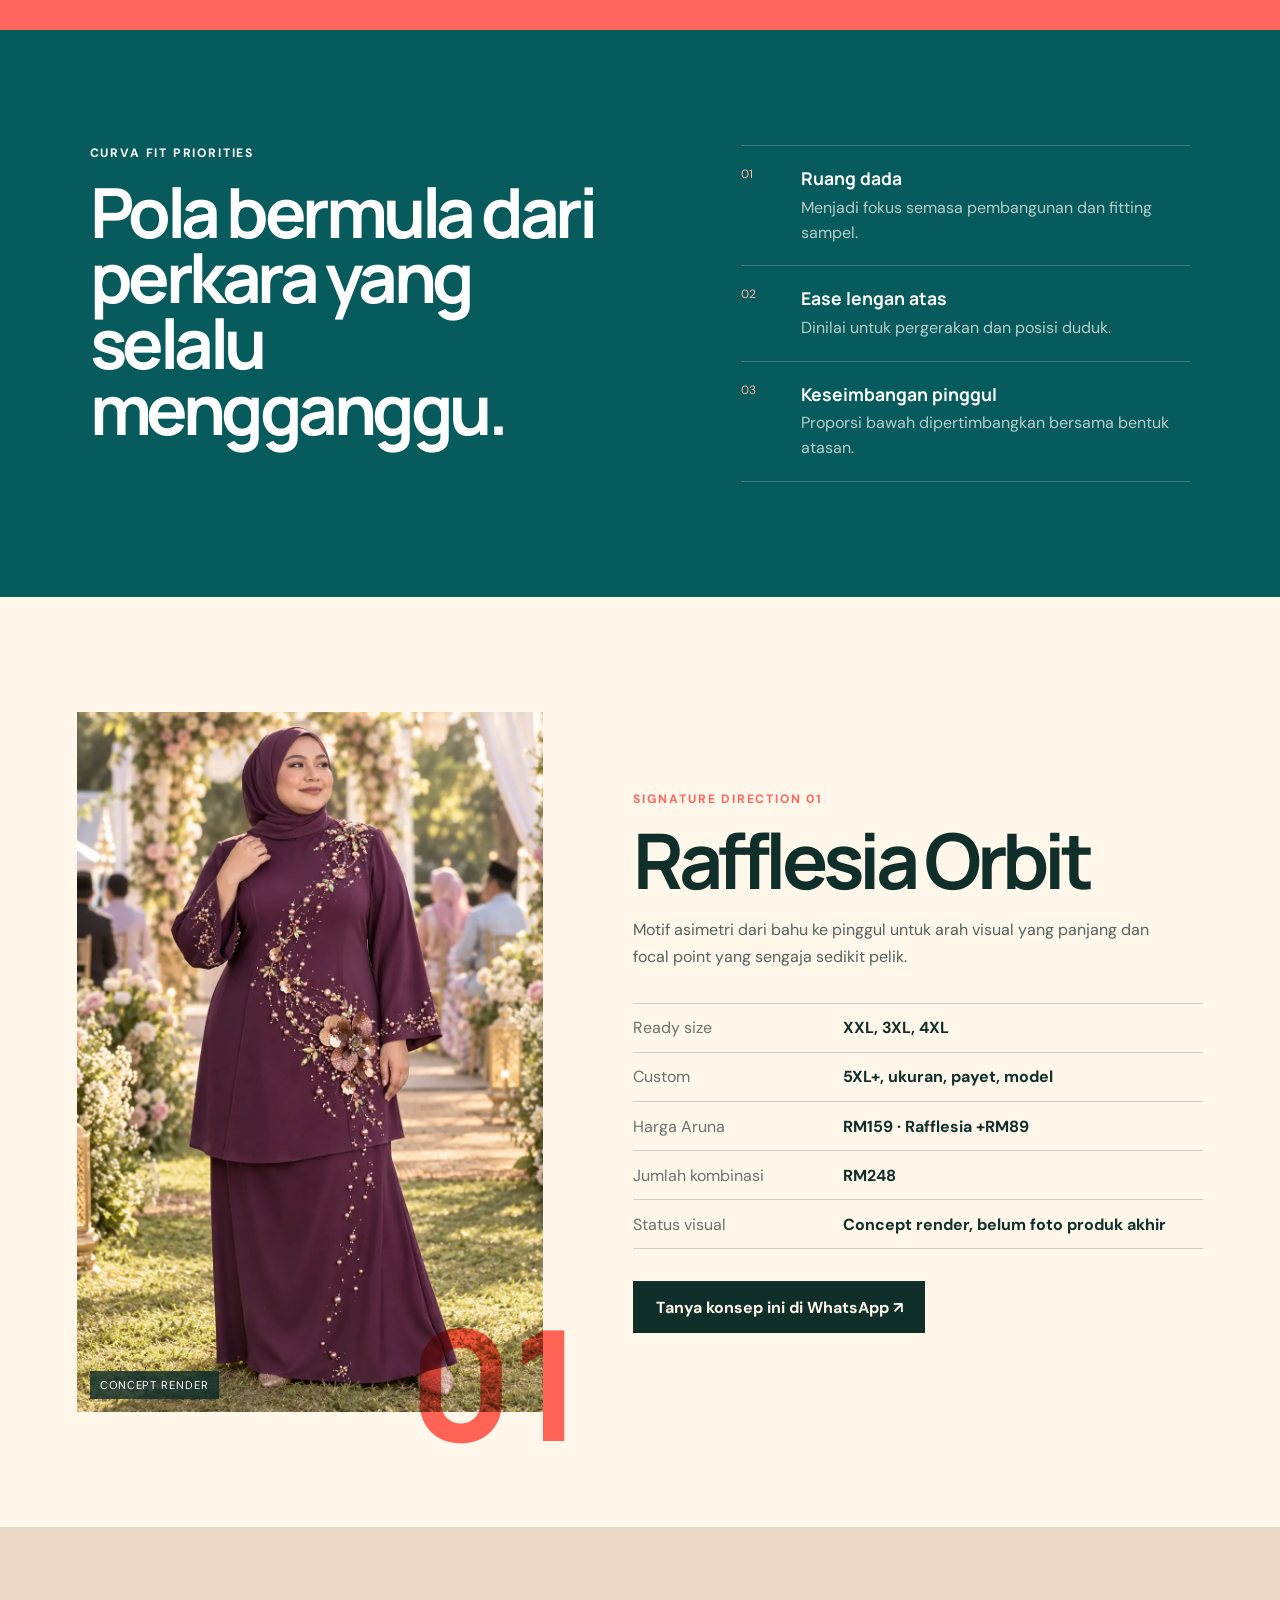
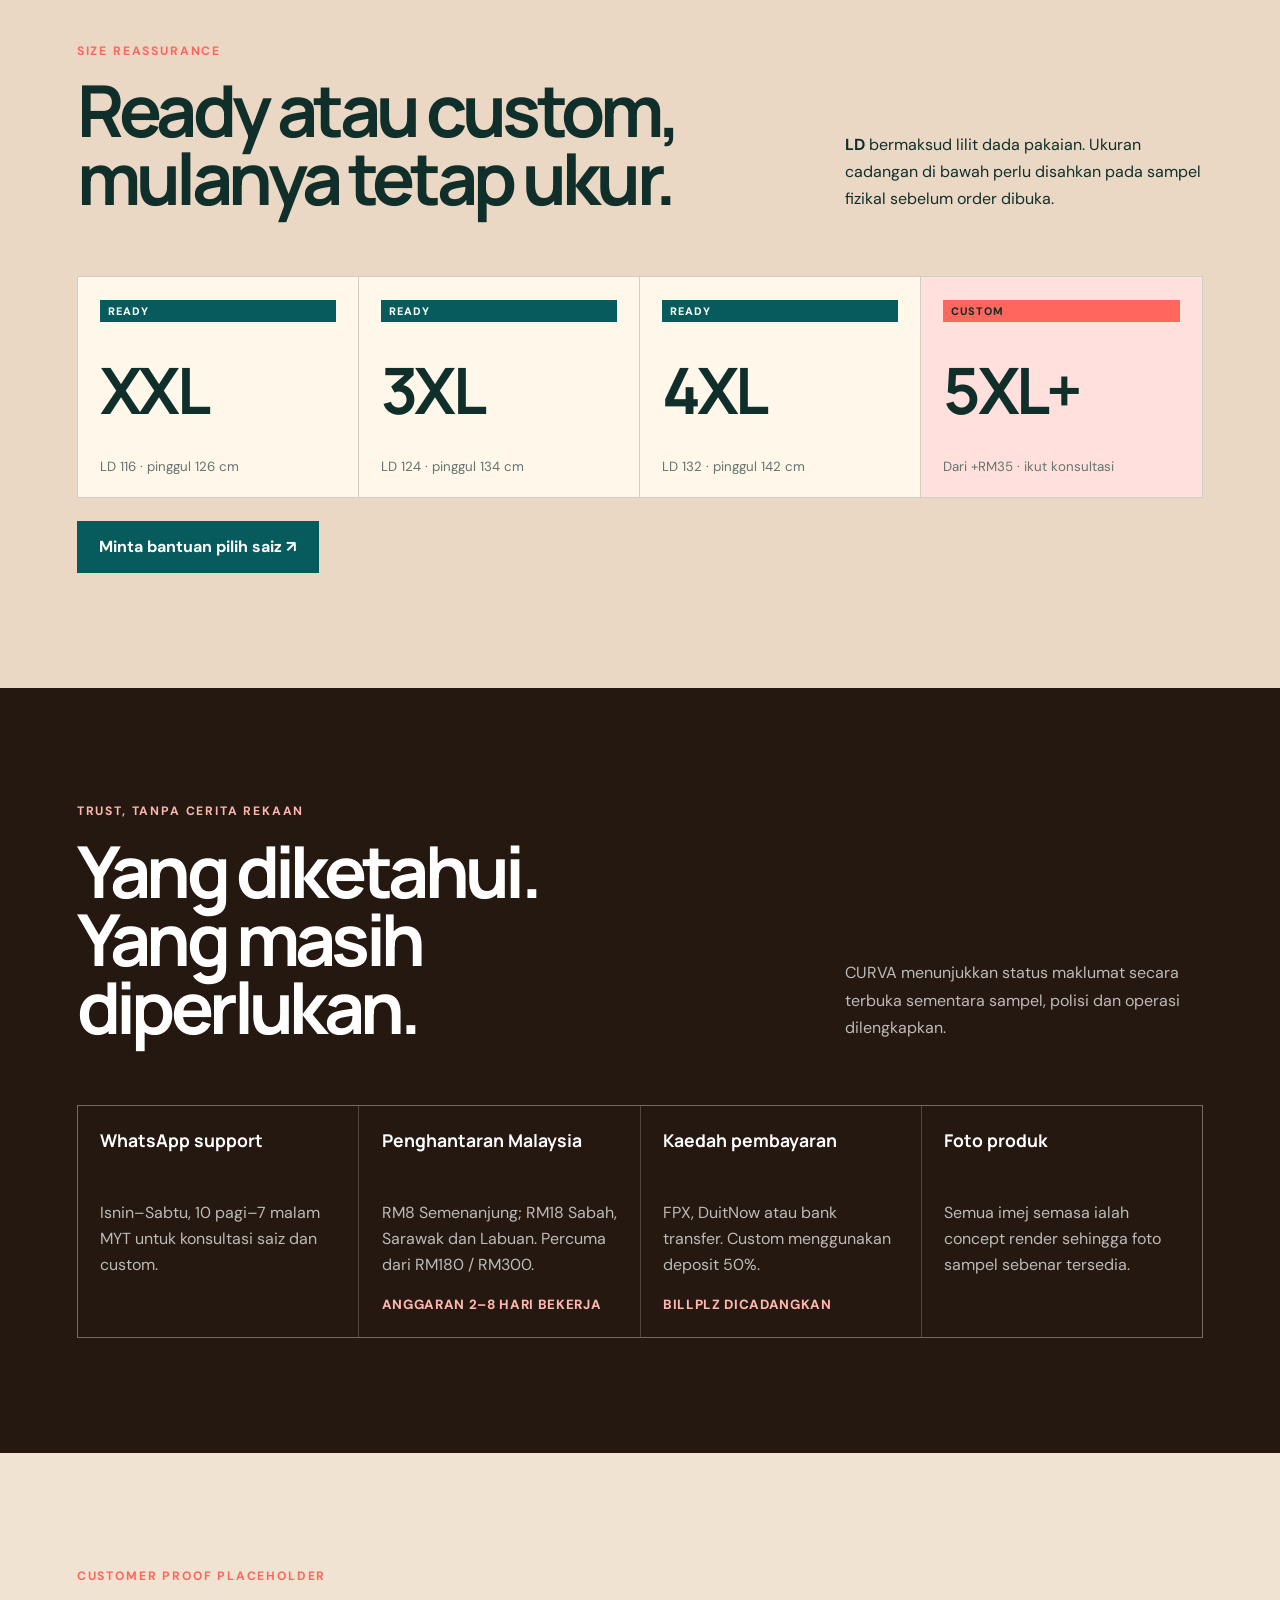
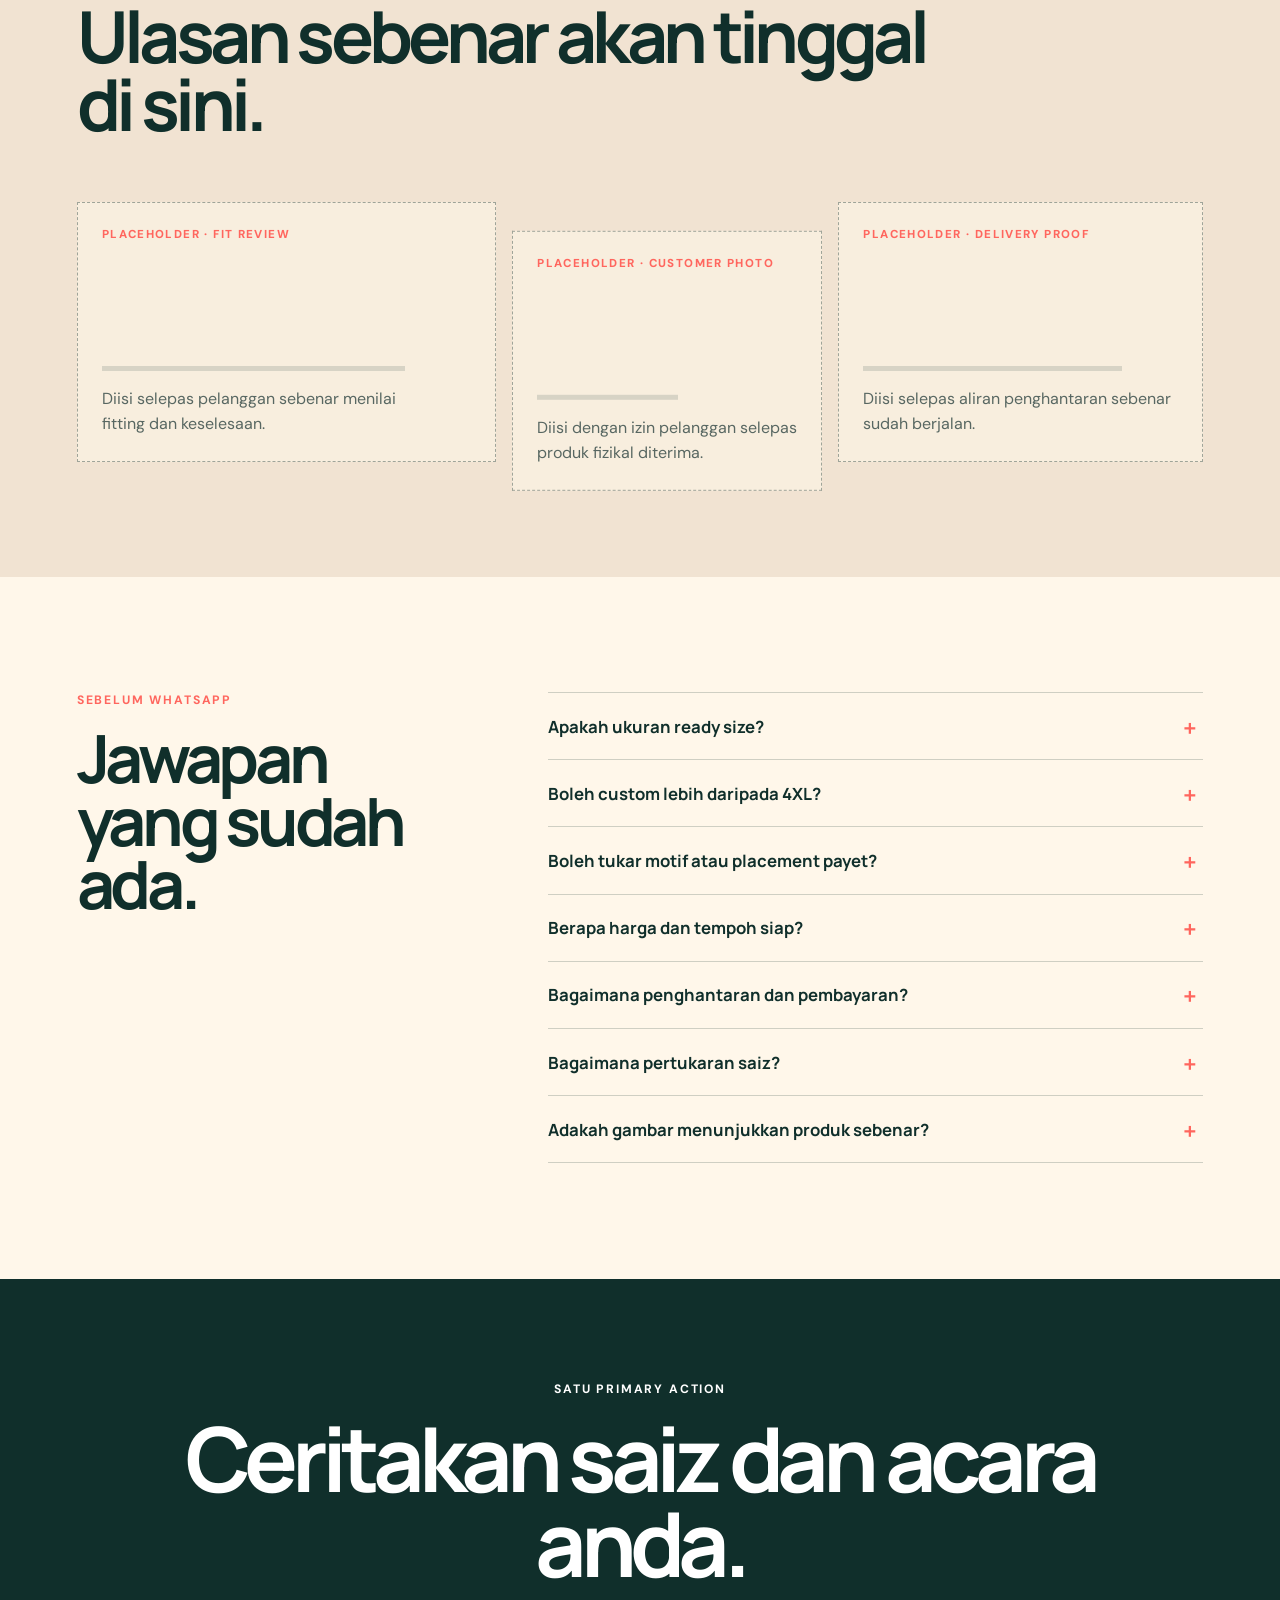
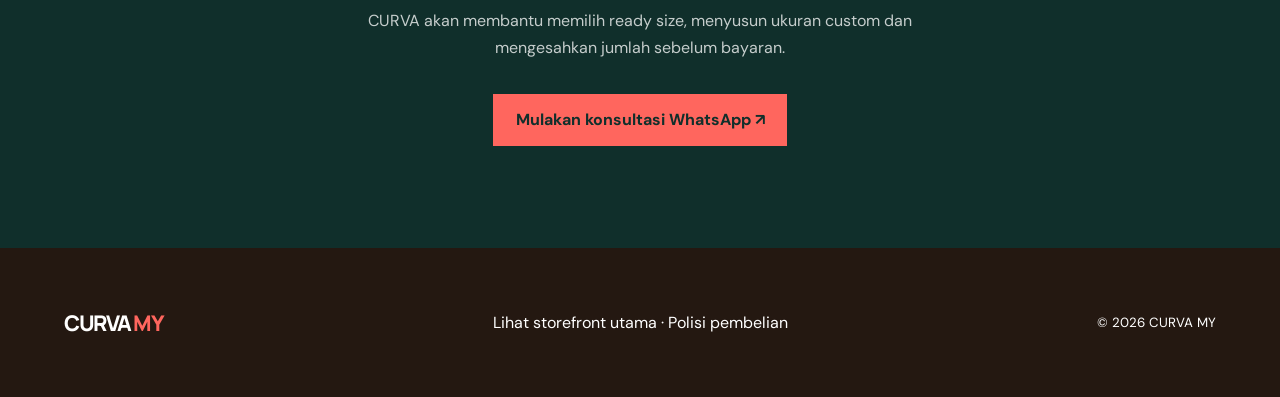
<file: baju-kurung-plus-size/index.html>
<!doctype html>
<html lang="ms">
  <head>
    <meta charset="UTF-8" />
    <meta name="viewport" content="width=device-width, initial-scale=1.0" />
    <meta
      name="description"
      content="Baju kurung plus size Malaysia oleh CURVA MY. Ready size XXL–4XL dan konsultasi custom 5XL+, ukuran, model serta payet melalui WhatsApp."
    />
    <title>Baju Kurung Plus Size Malaysia — CURVA MY</title>
    <link rel="preconnect" href="https://fonts.googleapis.com" />
    <link rel="preconnect" href="https://fonts.gstatic.com" crossorigin />
    <link
      href="https://fonts.googleapis.com/css2?family=DM+Sans:wght@400;500;600;700&family=Manrope:wght@500;600;700;800&display=swap"
      rel="stylesheet"
    />
    <link rel="stylesheet" href="../styles.css" />
  </head>
  <body class="ads-page" data-page="baju-kurung-plus-size">
    <a class="skip-link" href="#main-content">Terus ke kandungan utama</a>
    <div class="launch-draft" role="note">Pre-launch preview · harga, polisi dan ukuran ialah cadangan untuk pengesahan akhir.</div>

    <header class="ads-header">
      <a class="wordmark" href="../" aria-label="Kembali ke laman utama CURVA MY">CURVA <span>MY</span></a>
      <a
        class="button ads-header-cta wa-link"
        href="https://wa.me/6285860070439"
        data-wa-intent="konsultasi baju kurung plus size dari landing Ads"
      >Tanya saiz ↗</a>
    </header>

    <main id="main-content">
      <section class="ads-hero" aria-labelledby="ads-title">
        <div class="ads-hero-copy">
          <p class="eyebrow">Baju Kurung Plus Size Malaysia</p>
          <h1 id="ads-title">Label besar belum tentu <em>faham badan curve.</em></h1>
          <p>
            CURVA membangunkan baju kurung dengan perhatian pada dada, lengan atas, pinggul dan jatuhan depan.
            Pilih ready size XXL–4XL atau bincangkan custom 5XL+ melalui WhatsApp.
          </p>
          <a
            class="button button-coral wa-link"
            href="https://wa.me/6285860070439"
            data-wa-intent="semak saiz baju kurung plus size"
          >Semak saiz dengan CURVA ↗</a>
          <ul class="ads-reassurance" aria-label="Ringkasan pilihan">
            <li>XXL–4XL ready</li>
            <li>5XL+ custom</li>
            <li>Payet boleh dikonsultasikan</li>
          </ul>
        </div>
        <figure class="ads-hero-visual">
          <img src="../assets/curva-wedding-hero.webp" alt="Concept render baju kurung plus size teal di majlis luar" />
          <figcaption>Concept render · foto sampel sebenar belum tersedia</figcaption>
        </figure>
      </section>

      <section class="pain-section" aria-labelledby="pain-title">
        <p class="eyebrow dark">Masalahnya sering pada pola</p>
        <h2 id="pain-title">Saiz naik.<br />Proporsi tertinggal.</h2>
        <div class="pain-grid">
          <article><span>01</span><h3>Dada terasa menarik</h3><p>Ruang depan dan belakang perlu dinilai sebagai satu pola, bukan sekadar menambah lebar.</p></article>
          <article><span>02</span><h3>Lengan cepat ketat</h3><p>Lengan atas memerlukan perhatian khas untuk bergerak, duduk dan mengangkat tangan.</p></article>
          <article><span>03</span><h3>Jatuhan depan berubah</h3><p>Panjang dan keseimbangan pola perlu diuji pada fitting sampel badan curve.</p></article>
        </div>
      </section>

      <section class="ads-value" aria-labelledby="value-title">
        <div>
          <p class="eyebrow">CURVA fit priorities</p>
          <h2 id="value-title">Pola bermula dari perkara yang selalu mengganggu.</h2>
        </div>
        <ol>
          <li><span>01</span><div><strong>Ruang dada</strong><p>Menjadi fokus semasa pembangunan dan fitting sampel.</p></div></li>
          <li><span>02</span><div><strong>Ease lengan atas</strong><p>Dinilai untuk pergerakan dan posisi duduk.</p></div></li>
          <li><span>03</span><div><strong>Keseimbangan pinggul</strong><p>Proporsi bawah dipertimbangkan bersama bentuk atasan.</p></div></li>
        </ol>
      </section>

      <section class="ads-offer section" aria-labelledby="offer-title">
        <div class="ads-offer-visual">
          <img src="../assets/payet-rafflesia-orbit.webp" alt="Concept render baju kurung plus size dengan payet Rafflesia Orbit" loading="lazy" />
          <span class="render-label">Concept render</span>
        </div>
        <div class="ads-offer-copy">
          <p class="eyebrow dark">Signature direction 01</p>
          <h2 id="offer-title">Rafflesia Orbit</h2>
          <p>Motif asimetri dari bahu ke pinggul untuk arah visual yang panjang dan focal point yang sengaja sedikit pelik.</p>
          <dl>
            <div><dt>Ready size</dt><dd>XXL, 3XL, 4XL</dd></div>
            <div><dt>Custom</dt><dd>5XL+, ukuran, payet, model</dd></div>
            <div><dt>Harga Aruna</dt><dd>RM159 · Rafflesia +RM89</dd></div>
            <div><dt>Jumlah kombinasi</dt><dd>RM248</dd></div>
            <div><dt>Status visual</dt><dd>Concept render, belum foto produk akhir</dd></div>
          </dl>
          <a
            class="button product-pick wa-link"
            href="https://wa.me/6285860070439"
            data-wa-intent="bertanya tentang konsep Rafflesia Orbit"
          >Tanya konsep ini di WhatsApp ↗</a>
        </div>
      </section>

      <section class="ads-size section" aria-labelledby="ads-size-title">
        <div class="section-heading">
          <div>
            <p class="eyebrow dark">Size reassurance</p>
            <h2 id="ads-size-title">Ready atau custom,<br />mulanya tetap ukur.</h2>
          </div>
          <p><strong>LD</strong> bermaksud lilit dada pakaian. Ukuran cadangan di bawah perlu disahkan pada sampel fizikal sebelum order dibuka.</p>
        </div>
        <div class="ads-size-options">
          <article><span class="status-ready">Ready</span><strong>XXL</strong><small>LD 116 · pinggul 126 cm</small></article>
          <article><span class="status-ready">Ready</span><strong>3XL</strong><small>LD 124 · pinggul 134 cm</small></article>
          <article><span class="status-ready">Ready</span><strong>4XL</strong><small>LD 132 · pinggul 142 cm</small></article>
          <article class="ads-custom-size"><span class="status-custom">Custom</span><strong>5XL+</strong><small>Dari +RM35 · ikut konsultasi</small></article>
        </div>
        <a
          class="button inline-wa wa-link"
          href="https://wa.me/6285860070439"
          data-wa-intent="minta bantuan memilih saiz"
        >Minta bantuan pilih saiz ↗</a>
      </section>

      <section class="ads-trust section" aria-labelledby="ads-trust-title">
        <div class="section-heading">
          <div>
            <p class="eyebrow dark">Trust, tanpa cerita rekaan</p>
            <h2 id="ads-trust-title">Yang diketahui.<br />Yang masih diperlukan.</h2>
          </div>
          <p>CURVA menunjukkan status maklumat secara terbuka sementara sampel, polisi dan operasi dilengkapkan.</p>
        </div>
        <div class="ads-trust-grid">
          <article><strong>WhatsApp support</strong><p>Isnin–Sabtu, 10 pagi–7 malam MYT untuk konsultasi saiz dan custom.</p></article>
          <article><strong>Penghantaran Malaysia</strong><p>RM8 Semenanjung; RM18 Sabah, Sarawak dan Labuan. Percuma dari RM180 / RM300.</p><small>Anggaran 2–8 hari bekerja</small></article>
          <article><strong>Kaedah pembayaran</strong><p>FPX, DuitNow atau bank transfer. Custom menggunakan deposit 50%.</p><small>Billplz dicadangkan</small></article>
          <article><strong>Foto produk</strong><p>Semua imej semasa ialah concept render sehingga foto sampel sebenar tersedia.</p></article>
        </div>
      </section>

      <section class="ads-proof section" aria-labelledby="ads-proof-title">
        <p class="eyebrow dark">Customer proof placeholder</p>
        <h2 id="ads-proof-title">Ulasan sebenar akan tinggal di sini.</h2>
        <div class="proof-grid">
          <article><span>PLACEHOLDER · FIT REVIEW</span><div class="proof-line"></div><p>Diisi selepas pelanggan sebenar menilai fitting dan keselesaan.</p></article>
          <article><span>PLACEHOLDER · CUSTOMER PHOTO</span><div class="proof-line short"></div><p>Diisi dengan izin pelanggan selepas produk fizikal diterima.</p></article>
          <article><span>PLACEHOLDER · DELIVERY PROOF</span><div class="proof-line"></div><p>Diisi selepas aliran penghantaran sebenar sudah berjalan.</p></article>
        </div>
      </section>

      <section class="faq-section section ads-faq" aria-labelledby="ads-faq-title">
        <div class="faq-heading">
          <p class="eyebrow dark">Sebelum WhatsApp</p>
          <h2 id="ads-faq-title">Jawapan yang sudah ada.</h2>
        </div>
        <div class="faq-list">
          <details><summary>Apakah ukuran ready size?</summary><p>XXL: LD 116 cm dan pinggul 126 cm. 3XL: LD 124 cm dan pinggul 134 cm. 4XL: LD 132 cm dan pinggul 142 cm. Semua ialah ukuran pakaian dan perlu disahkan pada sampel.</p></details>
          <details><summary>Boleh custom lebih daripada 4XL?</summary><p>Boleh dikonsultasikan berdasarkan ukuran badan melalui WhatsApp.</p></details>
          <details><summary>Boleh tukar motif atau placement payet?</summary><p>Boleh. Custom payet bermula +RM79. Harga akhir mengikuti bahan, density dan placement yang dipersetujui.</p></details>
          <details><summary>Berapa harga dan tempoh siap?</summary><p>Ready collection dicadangkan RM159–RM219 dan diproses 1–2 hari bekerja. Custom ukuran/payet 14–21 hari bekerja; custom model bermula RM299 dengan anggaran 21–30 hari bekerja.</p></details>
          <details><summary>Bagaimana penghantaran dan pembayaran?</summary><p>Penghantaran RM8 Semenanjung dan RM18 Malaysia Timur. Pembayaran melalui FPX, DuitNow atau bank transfer; custom menggunakan deposit 50%.</p></details>
          <details><summary>Bagaimana pertukaran saiz?</summary><p>Ready item boleh ditukar dalam 7 hari kalendar jika belum dipakai, belum dicuci dan tag masih terpasang. Kos kiriman tukar saiz ditanggung customer. Produk custom hanya layak untuk aduan kecacatan atau ketidakpadanan dengan spesifikasi yang diluluskan.</p></details>
          <details><summary>Adakah gambar menunjukkan produk sebenar?</summary><p>Belum. Semua imej semasa ditandai concept render dan perlu diganti dengan foto sampel sebenar.</p></details>
        </div>
      </section>

      <section class="final-cta ads-final" aria-labelledby="ads-final-title">
        <p class="eyebrow">Satu primary action</p>
        <h2 id="ads-final-title">Ceritakan saiz dan acara anda.</h2>
        <p>CURVA akan membantu memilih ready size, menyusun ukuran custom dan mengesahkan jumlah sebelum bayaran.</p>
        <a
          class="button button-coral wa-link"
          href="https://wa.me/6285860070439"
          data-wa-intent="mulakan konsultasi baju kurung plus size"
        >Mulakan konsultasi WhatsApp ↗</a>
      </section>
    </main>

    <footer class="ads-footer">
      <a class="wordmark footer-mark" href="../">CURVA <span>MY</span></a>
      <p><a href="../">Lihat storefront utama</a> · <a href="../policies/">Polisi pembelian</a></p>
      <small>© <span id="year"></span> CURVA MY</small>
    </footer>

    <a
      class="mobile-wa wa-link"
      href="https://wa.me/6285860070439"
      data-wa-intent="sticky Ads landing WhatsApp"
      aria-label="Semak saiz melalui WhatsApp"
    >Semak saiz di WhatsApp <span aria-hidden="true">↗</span></a>

    <script src="../script.js"></script>
  </body>
</html>
</file>
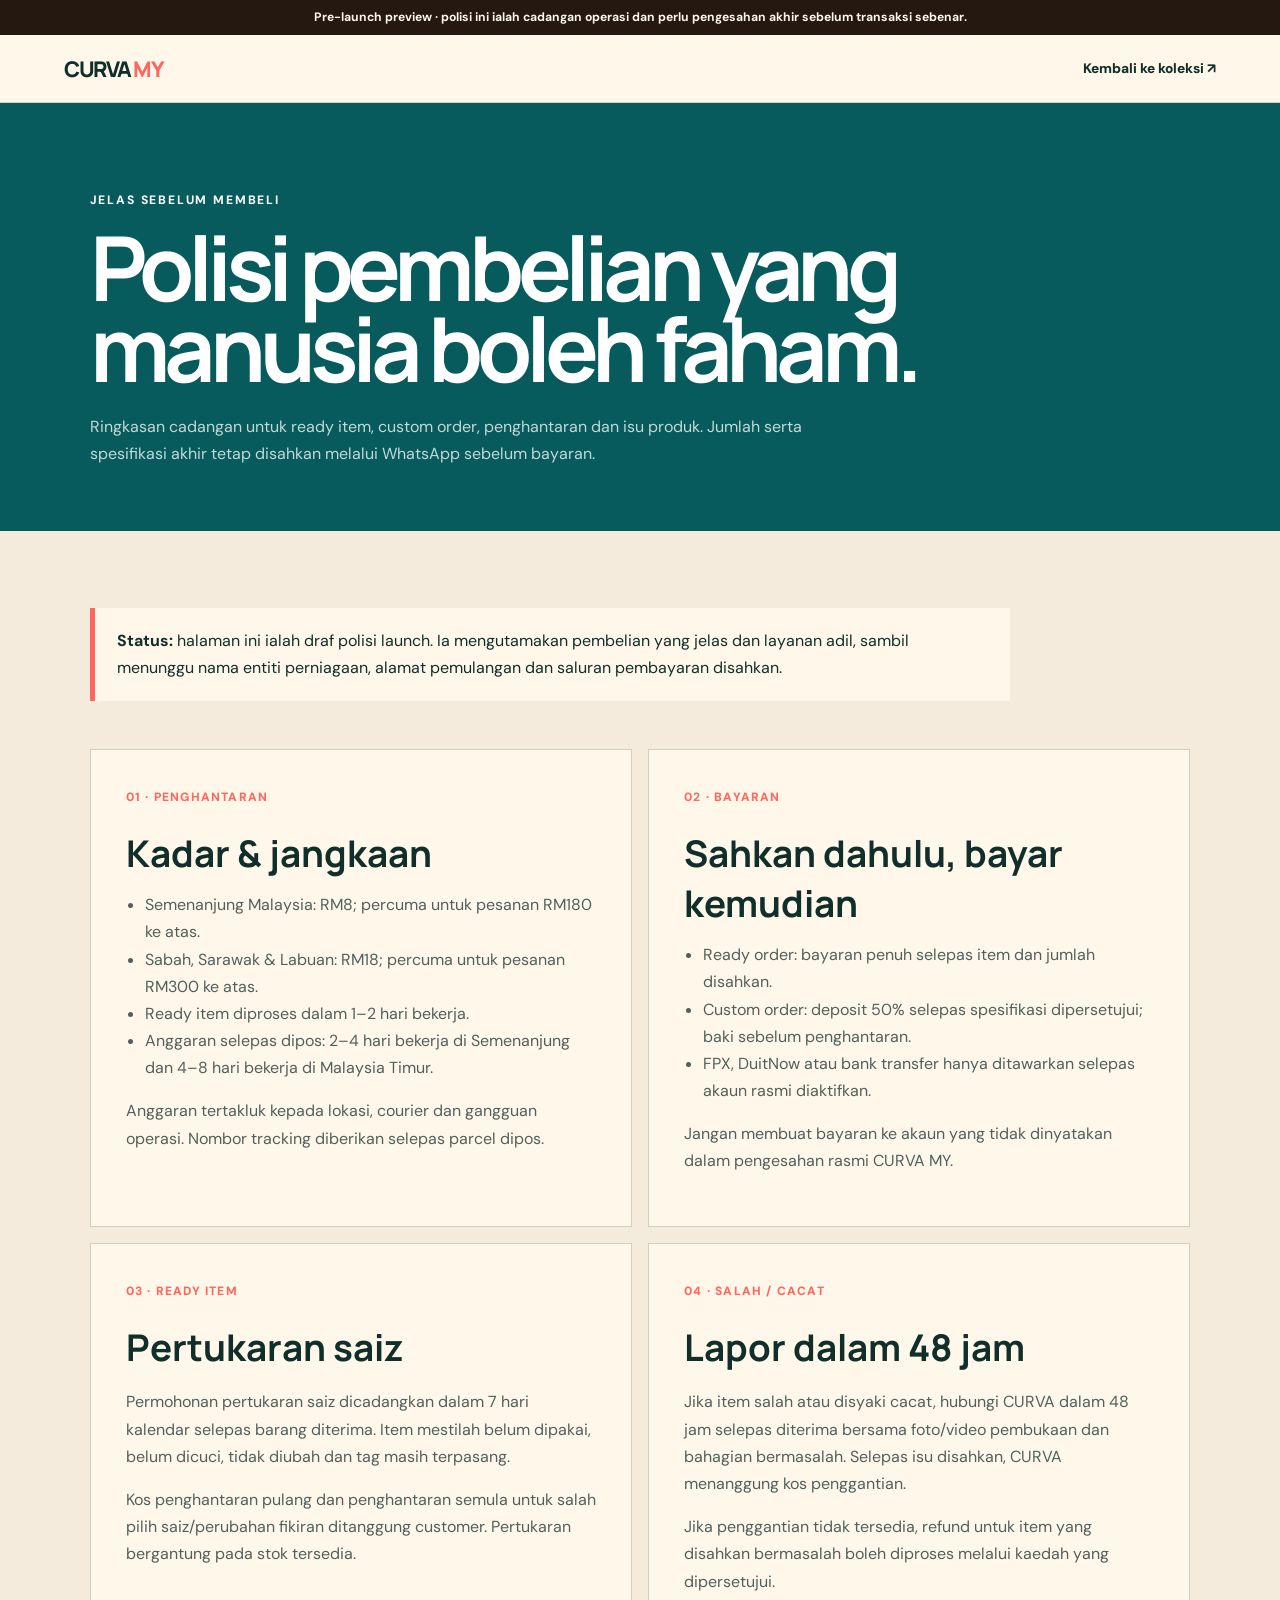
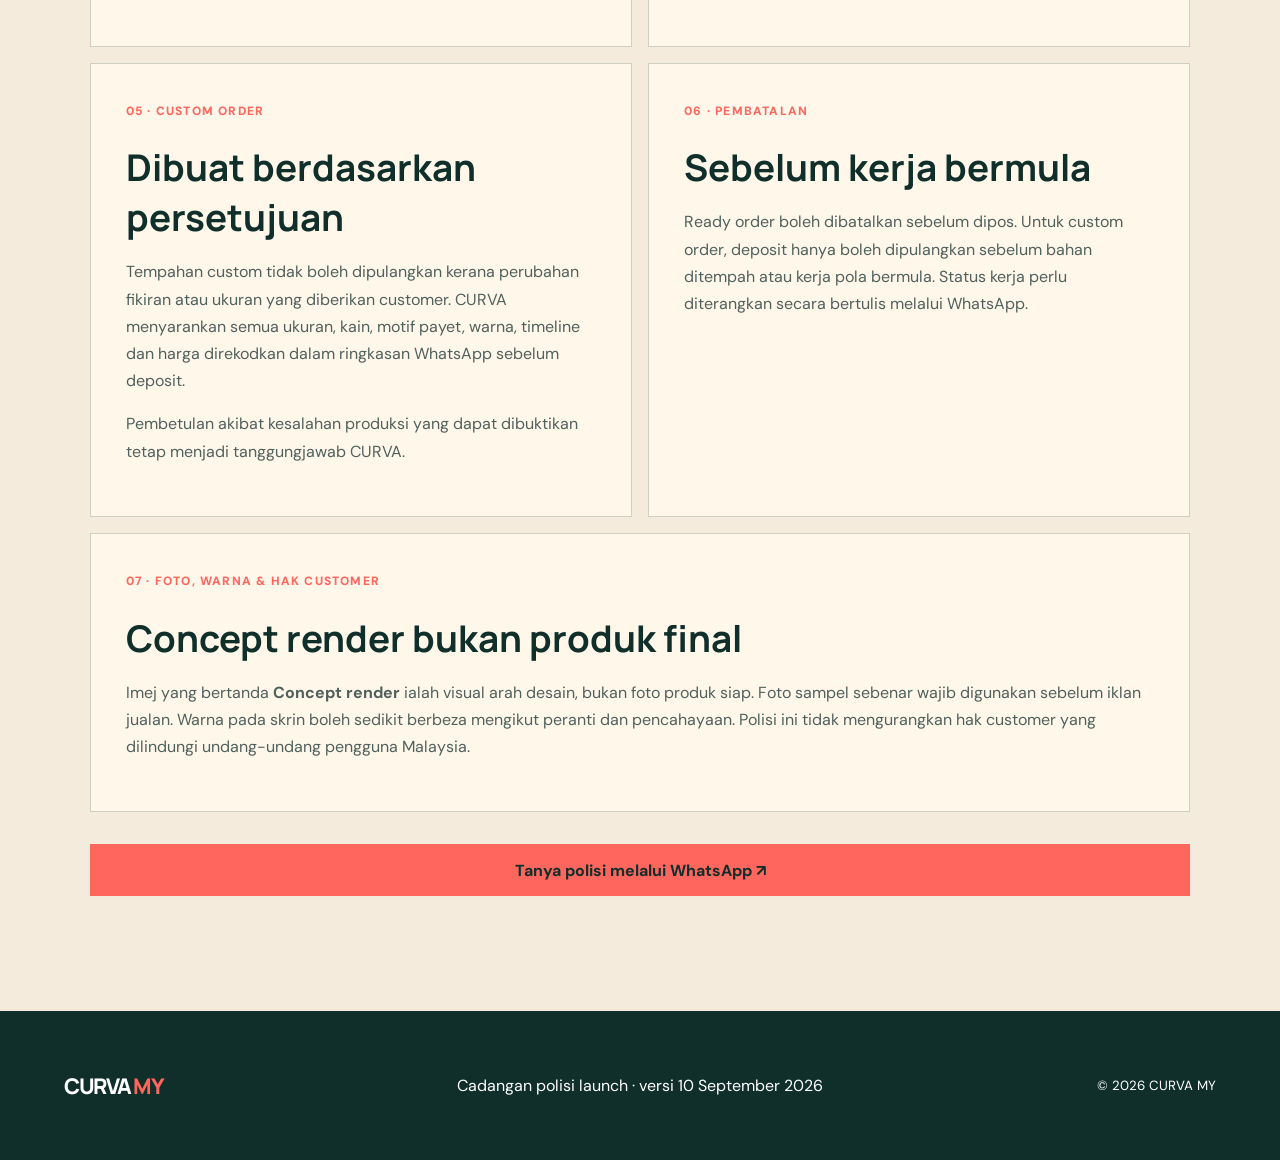
<file: policies/index.html>
<!doctype html>
<html lang="ms">
  <head>
    <meta charset="UTF-8" />
    <meta name="viewport" content="width=device-width, initial-scale=1.0" />
    <meta name="description" content="Cadangan polisi pembelian, penghantaran dan tempahan custom CURVA MY." />
    <title>Polisi Pembelian | CURVA MY</title>
    <link rel="preconnect" href="https://fonts.googleapis.com" />
    <link rel="preconnect" href="https://fonts.gstatic.com" crossorigin />
    <link href="https://fonts.googleapis.com/css2?family=DM+Sans:wght@400;500;700&family=Manrope:wght@600;700;800&display=swap" rel="stylesheet" />
    <link rel="stylesheet" href="../styles.css" />
  </head>
  <body class="policy-page" data-page="purchase-policies">
    <a class="skip-link" href="#main-content">Lompat ke kandungan</a>
    <div class="launch-draft" role="note">Pre-launch preview · polisi ini ialah cadangan operasi dan perlu pengesahan akhir sebelum transaksi sebenar.</div>
    <header class="policy-header">
      <a class="wordmark" href="../">CURVA <span>MY</span></a>
      <a href="../">Kembali ke koleksi ↗</a>
    </header>

    <main id="main-content">
      <section class="policy-hero">
        <p class="eyebrow">Jelas sebelum membeli</p>
        <h1>Polisi pembelian yang manusia boleh faham.</h1>
        <p>Ringkasan cadangan untuk ready item, custom order, penghantaran dan isu produk. Jumlah serta spesifikasi akhir tetap disahkan melalui WhatsApp sebelum bayaran.</p>
      </section>

      <section class="policy-content" aria-label="Cadangan polisi CURVA MY">
        <div class="policy-summary"><strong>Status:</strong> halaman ini ialah draf polisi launch. Ia mengutamakan pembelian yang jelas dan layanan adil, sambil menunggu nama entiti perniagaan, alamat pemulangan dan saluran pembayaran disahkan.</div>
        <div class="policy-grid">
          <article class="policy-card">
            <span>01 · PENGHANTARAN</span>
            <h2>Kadar & jangkaan</h2>
            <ul>
              <li>Semenanjung Malaysia: RM8; percuma untuk pesanan RM180 ke atas.</li>
              <li>Sabah, Sarawak & Labuan: RM18; percuma untuk pesanan RM300 ke atas.</li>
              <li>Ready item diproses dalam 1–2 hari bekerja.</li>
              <li>Anggaran selepas dipos: 2–4 hari bekerja di Semenanjung dan 4–8 hari bekerja di Malaysia Timur.</li>
            </ul>
            <p>Anggaran tertakluk kepada lokasi, courier dan gangguan operasi. Nombor tracking diberikan selepas parcel dipos.</p>
          </article>

          <article class="policy-card">
            <span>02 · BAYARAN</span>
            <h2>Sahkan dahulu, bayar kemudian</h2>
            <ul>
              <li>Ready order: bayaran penuh selepas item dan jumlah disahkan.</li>
              <li>Custom order: deposit 50% selepas spesifikasi dipersetujui; baki sebelum penghantaran.</li>
              <li>FPX, DuitNow atau bank transfer hanya ditawarkan selepas akaun rasmi diaktifkan.</li>
            </ul>
            <p>Jangan membuat bayaran ke akaun yang tidak dinyatakan dalam pengesahan rasmi CURVA MY.</p>
          </article>

          <article class="policy-card">
            <span>03 · READY ITEM</span>
            <h2>Pertukaran saiz</h2>
            <p>Permohonan pertukaran saiz dicadangkan dalam 7 hari kalendar selepas barang diterima. Item mestilah belum dipakai, belum dicuci, tidak diubah dan tag masih terpasang.</p>
            <p>Kos penghantaran pulang dan penghantaran semula untuk salah pilih saiz/perubahan fikiran ditanggung customer. Pertukaran bergantung pada stok tersedia.</p>
          </article>

          <article class="policy-card">
            <span>04 · SALAH / CACAT</span>
            <h2>Lapor dalam 48 jam</h2>
            <p>Jika item salah atau disyaki cacat, hubungi CURVA dalam 48 jam selepas diterima bersama foto/video pembukaan dan bahagian bermasalah. Selepas isu disahkan, CURVA menanggung kos penggantian.</p>
            <p>Jika penggantian tidak tersedia, refund untuk item yang disahkan bermasalah boleh diproses melalui kaedah yang dipersetujui.</p>
          </article>

          <article class="policy-card">
            <span>05 · CUSTOM ORDER</span>
            <h2>Dibuat berdasarkan persetujuan</h2>
            <p>Tempahan custom tidak boleh dipulangkan kerana perubahan fikiran atau ukuran yang diberikan customer. CURVA menyarankan semua ukuran, kain, motif payet, warna, timeline dan harga direkodkan dalam ringkasan WhatsApp sebelum deposit.</p>
            <p>Pembetulan akibat kesalahan produksi yang dapat dibuktikan tetap menjadi tanggungjawab CURVA.</p>
          </article>

          <article class="policy-card">
            <span>06 · PEMBATALAN</span>
            <h2>Sebelum kerja bermula</h2>
            <p>Ready order boleh dibatalkan sebelum dipos. Untuk custom order, deposit hanya boleh dipulangkan sebelum bahan ditempah atau kerja pola bermula. Status kerja perlu diterangkan secara bertulis melalui WhatsApp.</p>
          </article>

          <article class="policy-card wide">
            <span>07 · FOTO, WARNA & HAK CUSTOMER</span>
            <h2>Concept render bukan produk final</h2>
            <p>Imej yang bertanda <strong>Concept render</strong> ialah visual arah desain, bukan foto produk siap. Foto sampel sebenar wajib digunakan sebelum iklan jualan. Warna pada skrin boleh sedikit berbeza mengikut peranti dan pencahayaan. Polisi ini tidak mengurangkan hak customer yang dilindungi undang-undang pengguna Malaysia.</p>
          </article>
        </div>

        <div class="policy-cta">
          <a class="button button-coral wa-link" href="https://wa.me/6285860070439" data-wa-intent="bertanya tentang polisi pembelian">Tanya polisi melalui WhatsApp ↗</a>
        </div>
      </section>
    </main>

    <footer>
      <a class="wordmark footer-mark" href="../">CURVA <span>MY</span></a>
      <p>Cadangan polisi launch · versi 10 September 2026</p>
      <small>© <span id="year"></span> CURVA MY</small>
    </footer>
    <a class="mobile-wa wa-link" href="https://wa.me/6285860070439" data-wa-intent="konsultasi polisi dari mobile">Tanya di WhatsApp <span aria-hidden="true">↗</span></a>
    <script src="../script.js"></script>
  </body>
</html>
</file>
<file: styles.css>
:root {
  --ink: #102f2b;
  --teal: #075b5c;
  --coral: #ff665e;
  --cream: #fff7ea;
  --paper: #f5ebdc;
  --gold: #d9a557;
  --line: rgba(16, 47, 43, 0.2);
}

* { box-sizing: border-box; }
html { scroll-behavior: smooth; }
body {
  margin: 0;
  overflow-x: hidden;
  color: var(--ink);
  background: var(--cream);
  font-family: "DM Sans", sans-serif;
  font-size: 16px;
}
a { color: inherit; text-decoration: none; }
button { font: inherit; }
:focus-visible { outline: 3px solid var(--coral); outline-offset: 4px; }
.skip-link { position: fixed; top: .75rem; left: .75rem; z-index: 100; padding: .75rem 1rem; color: white; background: var(--ink); transform: translateY(-180%); }
.skip-link:focus { transform: translateY(0); }
.launch-draft {
  padding: .55rem 4vw;
  color: #fff7ea;
  background: #241811;
  font-size: .76rem;
  font-weight: 700;
  line-height: 1.4;
  text-align: center;
}

.site-header {
  height: 76px;
  display: grid;
  grid-template-columns: 1fr auto 1fr;
  align-items: center;
  padding: 0 4vw;
  background: var(--cream);
  border-bottom: 1px solid var(--line);
  position: sticky;
  top: 0;
  z-index: 10;
}
.wordmark {
  font-family: "Manrope", sans-serif;
  font-size: 1.35rem;
  font-weight: 800;
  letter-spacing: -0.06em;
}
.wordmark span { color: var(--coral); }
nav { display: flex; gap: clamp(.9rem, 2vw, 2rem); font-size: .9rem; }
nav a:hover { color: var(--coral); }
.bag-link { justify-self: end; font-size: .9rem; font-weight: 700; }

.hero {
  min-height: calc(100svh - 76px);
  position: relative;
  display: grid;
  align-items: center;
  overflow: hidden;
  color: white;
  background: #815d40;
}
.hero-image, .hero-shade { position: absolute; inset: 0; width: 100%; height: 100%; }
.hero-image { object-fit: cover; object-position: center; }
.hero-shade {
  background: linear-gradient(90deg, rgba(10, 40, 36, .78) 0%, rgba(10, 40, 36, .38) 38%, transparent 67%);
}
.hero-copy { position: relative; width: min(590px, 86vw); margin-left: 8vw; z-index: 2; }
.eyebrow {
  margin: 0 0 1.1rem;
  font-size: .76rem;
  font-weight: 700;
  letter-spacing: .15em;
  text-transform: uppercase;
}
.eyebrow.dark { color: var(--coral); }
h1, h2, h3 { font-family: "Manrope", sans-serif; }
h1 {
  max-width: 650px;
  margin: 0;
  font-size: clamp(3.5rem, 7vw, 7rem);
  line-height: .91;
  letter-spacing: -.07em;
}
h1 em, .spark-intro em { color: #ffb6ac; font-family: Georgia, serif; font-weight: 400; }
.hero-text { max-width: 510px; margin: 1.7rem 0 2rem; font-size: 1.08rem; line-height: 1.7; }
.hero-actions { display: flex; flex-wrap: wrap; gap: .75rem; }
.button {
  min-height: 52px;
  display: inline-flex;
  align-items: center;
  justify-content: center;
  gap: .5rem;
  padding: .85rem 1.35rem;
  border: 1px solid transparent;
  font-weight: 700;
  transition: transform .2s ease, background .2s ease;
}
.button:hover { transform: translateY(-2px); }
.button-primary { color: var(--ink); background: var(--cream); }
.button-ghost { color: white; border-color: rgba(255,255,255,.65); }
.hero-note {
  position: absolute;
  right: 3vw;
  bottom: 3vw;
  display: flex;
  gap: .8rem;
  align-items: flex-start;
  z-index: 2;
  font-size: .85rem;
}
.hero-note span { color: #ffb6ac; }
.hero-note p { margin: 0; }
.hero-render-label, .stage-render-label {
  position: absolute;
  z-index: 3;
  padding: .45rem .65rem;
  color: white;
  background: rgba(16,47,43,.84);
  font-size: .72rem;
  font-weight: 700;
  letter-spacing: .05em;
  text-transform: uppercase;
}
.hero-render-label { top: 1rem; right: 1rem; }
.stage-render-label { left: 1rem; bottom: 1rem; }

.trust-ribbon { display: grid; grid-template-columns: repeat(4, 1fr); border-bottom: 1px solid var(--line); background: var(--cream); }
.trust-ribbon > div { position: relative; padding: 1.3rem 1.5rem 1.3rem 3.4rem; border-right: 1px solid var(--line); }
.trust-ribbon > div:last-child { border-right: 0; }
.trust-ribbon span { position: absolute; left: 1.25rem; top: 1.35rem; color: var(--coral); font-size: .75rem; }
.trust-ribbon strong, .trust-ribbon small { display: block; }
.trust-ribbon small { margin-top: .2rem; color: #61716d; line-height: 1.4; }

.manifesto {
  min-height: 62vh;
  display: grid;
  place-content: center;
  padding: 8vw;
  text-align: center;
  background: var(--coral);
}
.manifesto p { font-size: .75rem; font-weight: 700; letter-spacing: .2em; }
.manifesto h2 {
  margin: 1rem 0 0;
  font-size: clamp(2.5rem, 6vw, 6rem);
  line-height: 1;
  letter-spacing: -.06em;
}
.manifesto h2 span { color: var(--cream); font-family: Georgia, serif; font-style: italic; font-weight: 400; }

.section { padding: 9vw 6vw; }
.section-heading {
  display: grid;
  grid-template-columns: 1.3fr .7fr;
  gap: 8vw;
  align-items: end;
  margin-bottom: 4rem;
}
.section-heading h2, .fit-copy h2, .spark-intro h2 {
  margin: 0;
  font-size: clamp(2.6rem, 5.6vw, 5.5rem);
  line-height: .95;
  letter-spacing: -.065em;
}
.section-heading > p { margin: 0; line-height: 1.7; }
.product-stage { position: relative; overflow: hidden; background: var(--paper); }
.product-stage img { display: block; width: 100%; aspect-ratio: 16 / 9; object-fit: cover; }
.product-caption {
  position: absolute;
  right: 1rem;
  bottom: 1rem;
  min-width: 175px;
  padding: 1rem;
  background: var(--cream);
}
.product-caption p { margin: 0 0 .2rem; font-size: .75rem; }
.product-caption strong { font-size: 1.4rem; }
.product-grid { display: grid; grid-template-columns: repeat(3, 1fr); border-top: 1px solid var(--line); margin-top: 2rem; }
.product-grid article { padding: 2rem; border-right: 1px solid var(--line); }
.product-grid article:last-child { border-right: 0; }
.product-number { color: var(--coral); }
.product-grid h3 { margin: 2rem 0 .4rem; font-size: 1.6rem; }
.product-grid article > p:not(.product-number) { min-height: 3rem; color: #4e625f; }
.text-link { display: inline-block; margin-top: .7rem; padding-bottom: .2rem; border-bottom: 1px solid currentColor; font-weight: 700; }
.text-link:hover { color: var(--coral); }

.payet-collection { background: #f1e3d2; }
.payet-heading > div:last-child > p { margin: 0 0 .8rem; line-height: 1.7; }
.concept-note { display: block; color: #6b5751; line-height: 1.5; }
.payet-grid { display: grid; grid-template-columns: repeat(3, 1fr); gap: 1.3rem; }
.payet-card { overflow: hidden; background: var(--cream); border: 1px solid var(--line); }
.payet-image-wrap { position: relative; overflow: hidden; }
.payet-image-wrap img { display: block; width: 100%; aspect-ratio: 2 / 3; object-fit: cover; transition: transform .55s ease; }
.payet-card:hover .payet-image-wrap img { transform: scale(1.025); }
.render-label { position: absolute; left: .8rem; bottom: .8rem; padding: .45rem .65rem; color: white; background: rgba(16,47,43,.82); font-size: .7rem; text-transform: uppercase; letter-spacing: .08em; }
.payet-card-copy { padding: 1.4rem; }
.payet-card h3 { margin: .7rem 0 .55rem; font-size: 1.55rem; }
.payet-card-copy > p:not(.product-number) { min-height: 4.6rem; margin-bottom: 1.2rem; color: #53615e; line-height: 1.55; }
.payet-meta { display: flex; justify-content: space-between; align-items: center; gap: 1rem; padding: 1rem 0; border-top: 1px solid var(--line); }
.payet-meta strong { font-size: 1.25rem; }
.payet-meta span { color: #6a7572; font-size: .75rem; }
.product-pick { width: 100%; color: var(--cream); background: var(--ink); cursor: pointer; }

.spark-section {
  display: grid;
  grid-template-columns: .9fr 1.1fr;
  gap: 8vw;
  padding: 9vw 7vw;
  color: white;
  background: var(--teal);
}
.spark-intro { align-self: center; }
.spark-intro > p:last-child { max-width: 460px; line-height: 1.7; color: rgba(255,255,255,.72); }
.spark-builder { padding: clamp(1.2rem, 3vw, 2.5rem); color: var(--ink); background: var(--cream); }
.builder-topline, .builder-total { display: flex; justify-content: space-between; align-items: center; gap: 1rem; }
.builder-topline { padding-bottom: 1.4rem; border-bottom: 1px solid var(--line); }
.builder-topline p { margin: 0; font-weight: 700; }
.builder-topline span { font-size: .8rem; }
.spark-options { display: grid; gap: .65rem; padding: 1rem 0; }
.spark-option {
  display: grid;
  grid-template-columns: 48px 1fr;
  gap: 1rem;
  align-items: center;
  width: 100%;
  padding: .65rem;
  text-align: left;
  color: var(--ink);
  background: transparent;
  border: 1px solid transparent;
  cursor: pointer;
}
.spark-option:hover, .spark-option.selected { border-color: var(--coral); background: white; }
.spark-option small { display: block; margin-top: .18rem; color: #677571; }
.spark-swatch { width: 48px; aspect-ratio: 1; display: block; border-radius: 50%; background-color: #0d6261; }
.spark-swatch.bare { background: #0d6261; }
.spark-swatch.orbit { background: radial-gradient(circle at 30% 30%, #ffd49a 0 5%, transparent 6%), radial-gradient(circle at 60% 62%, #f8e8c7 0 6%, transparent 7%), #0d6261; }
.spark-swatch.meteor { background: repeating-linear-gradient(115deg, #0d6261 0 8px, #d9a557 9px 10px, #0d6261 11px 18px); }
.spark-swatch.glitch { background: conic-gradient(from 45deg, #0d6261, #d9a557, #153a36, #ff665e, #0d6261); }
.builder-total { padding: 1.5rem 0; border-top: 1px solid var(--line); }
.builder-total small { color: #677571; }
.builder-total p { margin: .2rem 0 0; }
.builder-total > strong { font-size: 2rem; }
.button-coral { width: 100%; color: var(--ink); background: var(--coral); }

.size-section { background: var(--cream); }
.size-table-wrap { overflow-x: auto; border: 1px solid var(--line); }
table { width: 100%; min-width: 1050px; border-collapse: collapse; background: white; }
th, td { padding: 1rem .85rem; border-bottom: 1px solid var(--line); text-align: left; white-space: nowrap; }
thead th { color: var(--cream); background: var(--ink); font-size: .76rem; letter-spacing: .04em; }
tbody th { font-family: "Manrope", sans-serif; font-size: 1.15rem; }
.custom-row { background: #ffe4df; }
.status-ready, .status-custom { display: inline-block; padding: .25rem .5rem; font-size: .68rem; font-weight: 800; letter-spacing: .08em; text-transform: uppercase; }
.status-ready { color: white; background: var(--teal); }
.status-custom { color: var(--ink); background: var(--coral); }
.measurement-note { max-width: 860px; margin: 1.2rem 0 0; color: #6a5751; font-size: .86rem; line-height: 1.6; }
.inline-wa { width: auto; margin-top: 1.4rem; color: white; background: var(--teal); }

.custom-section { position: relative; display: grid; grid-template-columns: .9fr 1.1fr; gap: 5vw; overflow: hidden; padding: 9vw 7vw; color: white; background: #241811; }
.atelier-tools { position: absolute; inset: 0 0 0 auto; width: 60%; height: 100%; object-fit: cover; opacity: .34; mix-blend-mode: screen; mask-image: linear-gradient(90deg, transparent, black 35%); }
.custom-copy, .custom-options { position: relative; z-index: 1; }
.custom-copy h2 { margin: 0; font-size: clamp(2.6rem, 5vw, 5rem); line-height: .96; letter-spacing: -.065em; }
.custom-copy > p:not(.eyebrow) { max-width: 560px; margin: 1.5rem 0 2rem; color: rgba(255,255,255,.76); line-height: 1.7; }
.custom-copy .button { width: auto; }
.custom-options { display: grid; align-content: end; gap: 1rem; }
.custom-options article { display: grid; grid-template-columns: 42px 1fr; column-gap: 1rem; padding: 1.15rem; background: rgba(255,247,234,.92); color: var(--ink); backdrop-filter: blur(8px); }
.custom-options span { grid-row: 1 / span 2; color: var(--coral); font-weight: 800; }
.custom-options h3 { margin: 0 0 .35rem; }
.custom-options p { margin: 0; color: #596662; line-height: 1.5; }

.fit-section { background: var(--paper); }
.fit-copy { max-width: 820px; }
.fit-points { display: grid; grid-template-columns: repeat(3, 1fr); gap: 2rem; margin-top: 6rem; }
.fit-points article { padding-top: 1rem; border-top: 1px solid var(--ink); }
.fit-points span { color: var(--coral); }
.fit-points h3 { margin-top: 3rem; }
.fit-points p { color: #52635f; line-height: 1.6; }

.trust-section { color: white; background: var(--ink); }
.trust-section .eyebrow.dark { color: #ffb6ac; }
.trust-section .section-heading > p { color: rgba(255,255,255,.72); }
.trust-grid { display: grid; grid-template-columns: repeat(4, 1fr); border: 1px solid rgba(255,255,255,.2); }
.trust-grid article { min-height: 275px; padding: 1.5rem; border-right: 1px solid rgba(255,255,255,.2); }
.trust-grid article:last-child { border-right: 0; }
.trust-grid article > span { color: var(--coral); font-size: 1.6rem; }
.trust-grid h3 { margin: 2.5rem 0 .6rem; }
.trust-grid p { color: rgba(255,255,255,.7); line-height: 1.6; }
.trust-grid small { display: inline-block; margin-top: .75rem; padding: .35rem .5rem; color: var(--ink); background: #ffb6ac; font-weight: 800; letter-spacing: .06em; text-transform: uppercase; }

.proof-section { background: #ead8c4; }
.proof-grid { display: grid; grid-template-columns: 1.15fr .85fr 1fr; gap: 1rem; }
.proof-grid article { min-height: 260px; display: flex; flex-direction: column; justify-content: flex-end; padding: 1.5rem; border: 1px dashed rgba(16,47,43,.38); background: rgba(255,247,234,.55); }
.proof-grid article:nth-child(2) { transform: translateY(1.8rem); }
.proof-grid span { margin-bottom: auto; color: var(--coral); font-size: .72rem; font-weight: 800; letter-spacing: .12em; }
.proof-line { width: 82%; height: 5px; margin: 0 0 1rem; background: var(--ink); opacity: .14; }
.proof-line.short { width: 54%; }
.proof-grid p { max-width: 28ch; margin: 0; color: #586762; line-height: 1.55; }

.faq-section { display: grid; grid-template-columns: .72fr 1.28fr; gap: 8vw; background: var(--cream); }
.faq-heading { position: sticky; top: 110px; align-self: start; }
.faq-heading h2 { margin: 0; font-size: clamp(2.6rem, 5.2vw, 5rem); line-height: .95; letter-spacing: -.065em; }
.faq-list { border-top: 1px solid var(--line); }
.faq-list details { border-bottom: 1px solid var(--line); }
.faq-list summary { position: relative; padding: 1.35rem 3rem 1.35rem 0; cursor: pointer; font-family: "Manrope", sans-serif; font-size: 1.05rem; font-weight: 700; list-style: none; }
.faq-list summary::-webkit-details-marker { display: none; }
.faq-list summary::after { content: "+"; position: absolute; right: .4rem; top: 1.1rem; color: var(--coral); font-size: 1.5rem; }
.faq-list details[open] summary::after { content: "−"; }
.faq-list details p { margin: 0; padding: 0 3rem 1.35rem 0; color: #566762; line-height: 1.7; }

.final-cta { padding: 8vw 6vw; text-align: center; color: white; background: var(--teal); }
.final-cta h2 { margin: 0; font-size: clamp(3rem, 7vw, 6.8rem); line-height: .95; letter-spacing: -.07em; }
.final-cta > p:not(.eyebrow) { max-width: 620px; margin: 1.4rem auto 2rem; color: rgba(255,255,255,.76); line-height: 1.7; }
.final-cta .button { width: auto; }

.mobile-wa { display: none; }

/* Focused paid-ads landing page */
.ads-page { background: #f1e3d2; }
.ads-header { position: sticky; top: 0; z-index: 40; min-height: 68px; display: flex; align-items: center; justify-content: space-between; padding: .6rem 4vw; border-bottom: 1px solid var(--line); background: rgba(255,247,234,.96); backdrop-filter: blur(12px); }
.ads-header-cta { min-height: 44px; padding: .65rem 1rem; color: white; background: var(--ink); }
.ads-hero { min-height: calc(100svh - 68px); display: grid; grid-template-columns: .9fr 1.1fr; background: var(--ink); color: white; }
.ads-hero-copy { display: flex; flex-direction: column; justify-content: center; padding: 7vw 5vw 7vw 7vw; }
.ads-hero-copy h1 { max-width: 720px; font-size: clamp(3.2rem, 6.5vw, 6.8rem); }
.ads-hero-copy > p:not(.eyebrow) { max-width: 590px; margin: 1.5rem 0 2rem; color: rgba(255,255,255,.76); font-size: 1.06rem; line-height: 1.7; }
.ads-hero-copy .button { align-self: flex-start; width: auto; }
.ads-reassurance { display: flex; flex-wrap: wrap; gap: .65rem 1.2rem; margin: 1.4rem 0 0; padding: 0; list-style: none; color: rgba(255,255,255,.74); font-size: .8rem; }
.ads-reassurance li::before { content: "✦"; margin-right: .45rem; color: var(--coral); }
.ads-hero-visual { position: relative; min-height: 640px; margin: 0; overflow: hidden; }
.ads-hero-visual::before { content: "CURVE"; position: absolute; right: -1vw; bottom: -3vw; z-index: 1; color: rgba(255,102,94,.62); font-family: "Manrope", sans-serif; font-size: clamp(5rem, 13vw, 13rem); font-weight: 800; letter-spacing: -.09em; line-height: .8; mix-blend-mode: screen; }
.ads-hero-visual img { width: 100%; height: 100%; display: block; object-fit: cover; object-position: 62% center; }
.ads-hero-visual figcaption { position: absolute; top: 1rem; right: 1rem; z-index: 2; max-width: 230px; padding: .55rem .7rem; color: white; background: rgba(16,47,43,.86); font-size: .72rem; line-height: 1.4; text-transform: uppercase; letter-spacing: .05em; }

.pain-section { padding: 8vw 6vw; background: var(--coral); }
.pain-section > h2 { max-width: 880px; margin: 0; font-size: clamp(3rem, 7vw, 7rem); line-height: .9; letter-spacing: -.075em; }
.pain-grid { display: grid; grid-template-columns: repeat(3, 1fr); margin-top: 5rem; border-top: 1px solid rgba(16,47,43,.4); }
.pain-grid article { padding: 1.5rem 2rem 0 0; }
.pain-grid span { font-size: .75rem; font-weight: 800; }
.pain-grid h3 { margin: 2rem 0 .5rem; font-size: 1.35rem; }
.pain-grid p { max-width: 34ch; line-height: 1.6; }

.ads-value { display: grid; grid-template-columns: 1.1fr .9fr; gap: 8vw; padding: 9vw 7vw; color: white; background: var(--teal); }
.ads-value h2 { max-width: 760px; margin: 0; font-size: clamp(2.8rem, 5.4vw, 5.8rem); line-height: .95; letter-spacing: -.065em; }
.ads-value ol { margin: 0; padding: 0; list-style: none; }
.ads-value li { display: grid; grid-template-columns: 44px 1fr; gap: 1rem; padding: 1.25rem 0; border-bottom: 1px solid rgba(255,255,255,.22); }
.ads-value li:first-child { border-top: 1px solid rgba(255,255,255,.22); }
.ads-value li > span { color: #ffb6ac; font-size: .75rem; }
.ads-value li strong { font-family: "Manrope", sans-serif; font-size: 1.1rem; }
.ads-value li p { margin: .35rem 0 0; color: rgba(255,255,255,.7); line-height: 1.55; }

.ads-offer { display: grid; grid-template-columns: minmax(0, .9fr) minmax(0, 1.1fr); gap: 7vw; align-items: center; background: var(--cream); }
.ads-offer-visual { position: relative; max-width: 580px; justify-self: end; }
.ads-offer-visual::after { content: "01"; position: absolute; right: -2.5rem; bottom: -2rem; color: var(--coral); font-family: "Manrope", sans-serif; font-size: clamp(6rem, 12vw, 12rem); font-weight: 800; line-height: .8; mix-blend-mode: multiply; }
.ads-offer-visual img { display: block; width: 100%; aspect-ratio: 2 / 3; object-fit: cover; }
.ads-offer-copy { position: relative; z-index: 1; }
.ads-offer-copy h2 { margin: 0; font-size: clamp(3rem, 6vw, 6.4rem); line-height: .9; letter-spacing: -.07em; }
.ads-offer-copy > p:not(.eyebrow) { max-width: 540px; margin: 1.4rem 0 2rem; color: #53635f; line-height: 1.7; }
.ads-offer-copy dl { max-width: 620px; margin: 0 0 2rem; border-top: 1px solid var(--line); }
.ads-offer-copy dl div { display: grid; grid-template-columns: .7fr 1.3fr; gap: 1rem; padding: .85rem 0; border-bottom: 1px solid var(--line); }
.ads-offer-copy dt { color: #65746f; }
.ads-offer-copy dd { margin: 0; font-weight: 700; }
.ads-offer-copy .button { width: auto; }

.ads-size { background: #ead8c4; }
.ads-size-options { display: grid; grid-template-columns: repeat(4, 1fr); border: 1px solid var(--line); background: var(--cream); }
.ads-size-options article { min-height: 220px; display: flex; flex-direction: column; justify-content: space-between; padding: 1.4rem; border-right: 1px solid var(--line); }
.ads-size-options article:last-child { border-right: 0; }
.ads-size-options strong { font-family: "Manrope", sans-serif; font-size: clamp(2.5rem, 5vw, 5rem); letter-spacing: -.06em; }
.ads-size-options small { color: #65746f; }
.ads-custom-size { background: #ffe0dc; }

.ads-trust { color: white; background: #241811; }
.ads-trust .eyebrow.dark { color: #ffb6ac; }
.ads-trust .section-heading > p { color: rgba(255,255,255,.7); }
.ads-trust-grid { display: grid; grid-template-columns: repeat(4, 1fr); gap: 1px; background: rgba(255,255,255,.2); border: 1px solid rgba(255,255,255,.2); }
.ads-trust-grid article { min-height: 230px; padding: 1.4rem; background: #241811; }
.ads-trust-grid strong { font-family: "Manrope", sans-serif; font-size: 1.1rem; }
.ads-trust-grid p { margin-top: 3rem; color: rgba(255,255,255,.7); line-height: 1.6; }
.ads-trust-grid small { color: #ffb6ac; font-weight: 800; text-transform: uppercase; letter-spacing: .05em; }
.ads-proof { background: #f1e3d2; }
.ads-proof > h2 { max-width: 900px; margin: 0 0 4rem; font-size: clamp(2.8rem, 5.6vw, 5.8rem); line-height: .95; letter-spacing: -.065em; }
.ads-faq { background: var(--cream); }
.ads-final { background: var(--ink); }
.ads-footer { background: #241811; }

/* Purchase policy page */
.policy-page { background: var(--paper); }
.policy-header { position: sticky; top: 0; z-index: 30; display: flex; align-items: center; justify-content: space-between; min-height: 68px; padding: .8rem 5vw; border-bottom: 1px solid var(--line); background: rgba(255,247,234,.96); backdrop-filter: blur(12px); }
.policy-header a:last-child { font-size: .86rem; font-weight: 800; }
.policy-hero { padding: 7vw 7vw 5vw; color: white; background: var(--teal); }
.policy-hero h1 { max-width: 900px; font-size: clamp(3.2rem, 7vw, 7rem); }
.policy-hero > p:not(.eyebrow) { max-width: 720px; margin: 1.5rem 0 0; color: rgba(255,255,255,.76); line-height: 1.7; }
.policy-content { padding: 6vw 7vw 9vw; }
.policy-summary { max-width: 920px; margin-bottom: 3rem; padding: 1.2rem 1.4rem; border-left: 5px solid var(--coral); background: var(--cream); line-height: 1.7; }
.policy-grid { display: grid; grid-template-columns: repeat(2, minmax(0, 1fr)); gap: 1rem; }
.policy-card { padding: clamp(1.4rem, 3vw, 2.2rem); border: 1px solid var(--line); background: var(--cream); }
.policy-card.wide { grid-column: 1 / -1; }
.policy-card span { color: var(--coral); font-size: .75rem; font-weight: 800; letter-spacing: .1em; }
.policy-card h2 { margin: 1.4rem 0 .8rem; font-size: clamp(1.5rem, 3vw, 2.3rem); }
.policy-card p, .policy-card li { color: #50615d; line-height: 1.7; }
.policy-card ul { margin: .8rem 0 0; padding-left: 1.2rem; }
.policy-cta { margin-top: 2rem; }

footer {
  display: grid;
  grid-template-columns: 1fr auto 1fr;
  align-items: center;
  gap: 2rem;
  padding: 3rem 5vw;
  color: white;
  background: var(--ink);
}
footer p { text-align: center; }
footer small { justify-self: end; }
.footer-mark { color: white; }

@media (max-width: 1080px) {
  nav { display: none; }
  .site-header { grid-template-columns: 1fr auto; }
  .trust-ribbon { grid-template-columns: repeat(2, 1fr); }
  .trust-ribbon > div:nth-child(2) { border-right: 0; }
  .trust-ribbon > div:nth-child(-n+2) { border-bottom: 1px solid var(--line); }
  .trust-grid { grid-template-columns: repeat(2, 1fr); }
  .trust-grid article:nth-child(2) { border-right: 0; }
  .trust-grid article:nth-child(-n+2) { border-bottom: 1px solid rgba(255,255,255,.2); }
  .ads-hero { grid-template-columns: 1fr 1fr; }
  .ads-trust-grid { grid-template-columns: repeat(2, 1fr); }
}

@media (max-width: 800px) {
  body { padding-bottom: 72px; }
  .site-header { height: 68px; }
  .bag-link { font-size: .78rem; }
  .hero { min-height: 88svh; align-items: end; padding-bottom: 3rem; }
  .hero-image { object-position: 65% center; }
  .hero-shade { background: linear-gradient(0deg, rgba(10,40,36,.9) 0%, rgba(10,40,36,.3) 62%, transparent); }
  .hero-copy { width: auto; margin: 0 7vw; }
  h1 { font-size: clamp(3rem, 15vw, 5rem); }
  .hero-text { font-size: 1rem; }
  .hero-note { display: none; }
  .hero-render-label { top: .7rem; right: .7rem; font-size: .65rem; }
  .trust-ribbon { grid-template-columns: 1fr; }
  .trust-ribbon > div, .trust-ribbon > div:nth-child(2) { border-right: 0; border-bottom: 1px solid var(--line); }
  .section, .spark-section { padding: 5.5rem 6vw; }
  .section-heading, .spark-section { grid-template-columns: 1fr; }
  .section-heading { gap: 2rem; }
  .product-stage img { aspect-ratio: 4 / 5; object-position: center; }
  .product-grid, .fit-points, .payet-grid { grid-template-columns: 1fr; }
  .product-grid article { border-right: 0; border-bottom: 1px solid var(--line); padding-inline: .3rem; }
  .spark-section { gap: 3rem; }
  .custom-section { grid-template-columns: 1fr; padding: 5.5rem 6vw; }
  .atelier-tools { width: 100%; opacity: .25; mask-image: linear-gradient(0deg, transparent, black); }
  .custom-options { margin-top: 1rem; }
  .fit-points { margin-top: 3rem; }
  .trust-grid, .proof-grid, .faq-section { grid-template-columns: 1fr; }
  .trust-grid article { min-height: auto; border-right: 0; border-bottom: 1px solid rgba(255,255,255,.2); }
  .trust-grid article:last-child { border-bottom: 0; }
  .trust-grid h3 { margin-top: 1.5rem; }
  .proof-grid article:nth-child(2) { transform: none; }
  .faq-section { gap: 3rem; }
  .faq-heading { position: static; }
  .final-cta { padding: 5.5rem 6vw; }
  .mobile-wa { position: fixed; right: 1rem; bottom: 1rem; left: 1rem; z-index: 50; min-height: 54px; display: flex; align-items: center; justify-content: center; color: white; background: #157347; border: 1px solid rgba(255,255,255,.28); box-shadow: 0 12px 30px rgba(16,47,43,.28); font-weight: 800; }
  footer { grid-template-columns: 1fr; text-align: center; }
  footer p { margin: 0; }
  footer small { justify-self: center; }
  .ads-header { min-height: 62px; }
  .ads-header-cta { min-height: 42px; font-size: .78rem; }
  .ads-hero { grid-template-columns: 1fr; min-height: auto; }
  .ads-hero-copy { padding: 4.8rem 6vw 3rem; }
  .ads-hero-copy h1 { font-size: clamp(3.1rem, 15vw, 5.2rem); }
  .ads-hero-copy .button { width: 100%; }
  .ads-hero-visual { min-height: 62svh; }
  .ads-hero-visual::before { right: -2vw; bottom: -1rem; font-size: 28vw; }
  .pain-section { padding: 5.5rem 6vw; }
  .pain-grid, .ads-value, .ads-offer, .ads-size-options, .ads-trust-grid { grid-template-columns: 1fr; }
  .pain-grid { margin-top: 3rem; }
  .pain-grid article { padding-right: 0; border-bottom: 1px solid rgba(16,47,43,.3); }
  .ads-value { gap: 3rem; padding: 5.5rem 6vw; }
  .ads-offer { gap: 3.5rem; }
  .ads-offer-visual { justify-self: stretch; max-width: none; }
  .ads-offer-visual::after { right: -.5rem; bottom: -1rem; }
  .ads-offer-copy .button { width: 100%; }
  .ads-size-options article { min-height: 160px; border-right: 0; border-bottom: 1px solid var(--line); }
  .ads-size-options article:last-child { border-bottom: 0; }
  .ads-trust-grid article { min-height: auto; }
  .ads-trust-grid p { margin-top: 1.5rem; }
  .policy-hero { padding: 4.5rem 6vw 3.5rem; }
  .policy-content { padding: 4rem 6vw 5rem; }
  .policy-grid { grid-template-columns: 1fr; }
  .policy-card.wide { grid-column: auto; }
}

@media (prefers-reduced-motion: reduce) {
  html { scroll-behavior: auto; }
  .button, .payet-image-wrap img { transition: none; }
}
</file>
